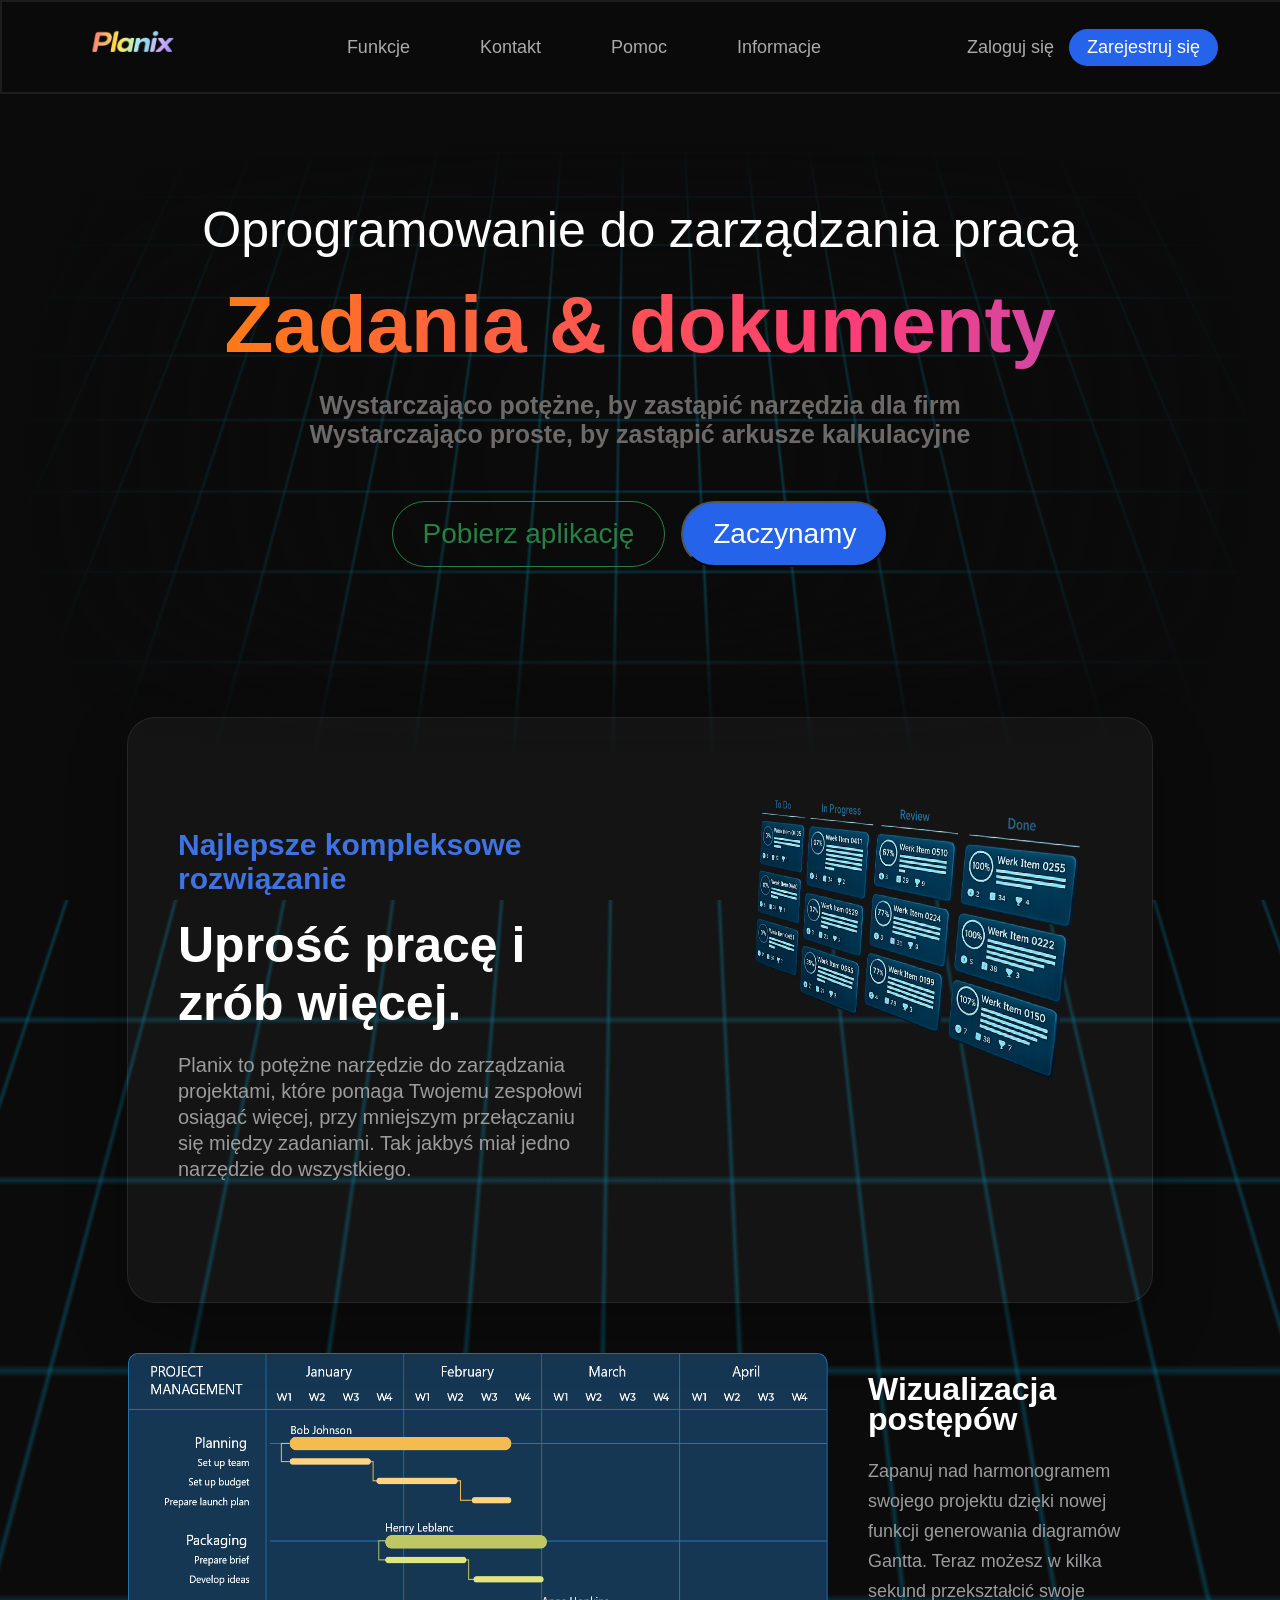
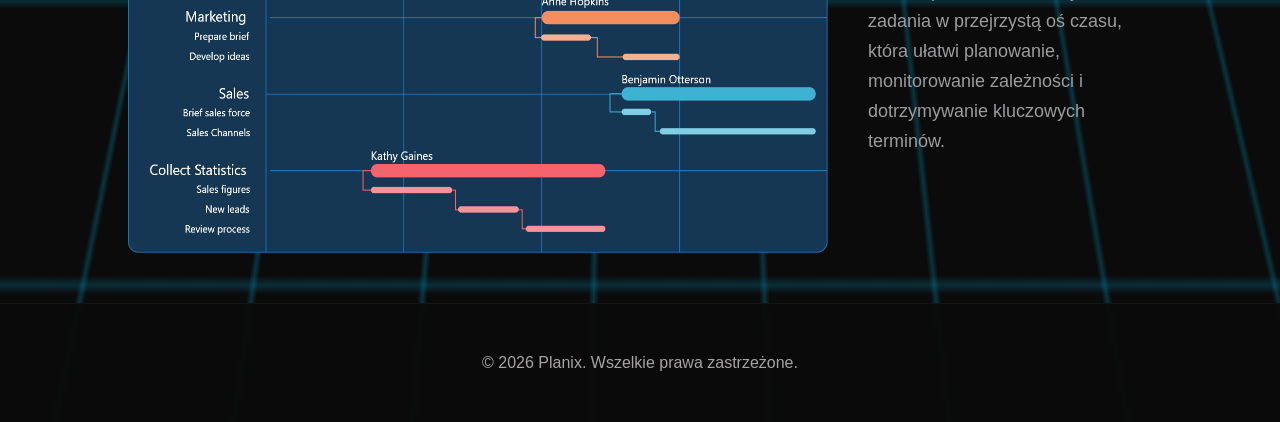
<file: frontend/pages/index.html>
<!doctype html>
<html lang="pl">
  <head>
    <meta charset="UTF-8" />
    <meta name="viewport" content="width=device-width, initial-scale=1.0" />
    <title>Task manager</title>
    <link rel="icon" type="image/png" href="../favicon.png" />
    <link rel="stylesheet" href="../styles/index.css" />
  </head>
  <body>
    <header>
      <div class="navbar">
        <div class="nav-left">
          <a href="index.html">
            <img
              class="navbar-logo-shape"
              src="../images/logo.png"
              alt="logo"
            />
          </a>
        </div>

        <div class="nav-center">
          <a class="navbar-link" href="features.html">Funkcje</a>
          <a class="navbar-link" href="contact.html">Kontakt</a>
          <a class="navbar-link" href="help.html">Pomoc</a>
          <a class="navbar-link" href="info.html">Informacje</a>
        </div>

        <div class="nav-right">
          <a class="login-btn" href="login.html">Zaloguj się</a>
          <a class="signup-btn" href="registration.html">Zarejestruj się</a>
          <div class="menu-toggle" id="menu-toggle">&#9776;</div>
        </div>
      </div>
    </header>

    <div class="mobile-menu" id="mobile-menu">
      <a class="navbar-link" href="features.html">Funkcje</a>
      <a class="navbar-link" href="contact.html">Kontakt</a>
      <a class="navbar-link" href="help.html">Pomoc</a>
      <a class="navbar-link" href="info.html">Informacje</a>
    </div>

    <div class="overlay" id="overlay"></div>

    <div class="content">
      <h1>
        <span class="header-text1">Oprogramowanie do zarządzania pracą</span>
        <span class="header-text2">Zadania &amp; dokumenty</span>
        <span class="header-text3">
          Wystarczająco potężne, by zastąpić narzędzia dla firm
        </span>
        <span class="header-text3">
          Wystarczająco proste, by zastąpić arkusze kalkulacyjne
        </span>
      </h1>

      <div class="content-buttons">
        <button class="download-btn">Pobierz aplikację</button>
        <button class="start-btn">Zaczynamy</button>
      </div>

      <div class="description">
        <div class="description-container">
          <span class="description-text1"
            >Najlepsze kompleksowe rozwiązanie</span
          >
          <span class="description-text2">Uprość pracę i zrób więcej.</span>
          <span class="description-text3">
            Planix to potężne narzędzie do zarządzania projektami, które pomaga
            Twojemu zespołowi osiągać więcej, przy mniejszym przełączaniu się
            między zadaniami. Tak jakbyś miał jedno narzędzie do wszystkiego.
          </span>
        </div>

        <img
          class="description-img"
          src="../images/virtualWindows.png"
          alt="Podgląd aplikacji Planix"
        />
      </div>
      <div class="other-description">
        <img class="diagram-img" src="../images/diagram.png" alt="Diagram" />
        <div class="diagram-description">
          <h1>Wizualizacja postępów</h1>
          <p>
            Zapanuj nad harmonogramem swojego projektu dzięki nowej funkcji
            generowania diagramów Gantta. Teraz możesz w kilka sekund
            przekształcić swoje zadania w przejrzystą oś czasu, która ułatwi
            planowanie, monitorowanie zależności i dotrzymywanie kluczowych
            terminów.
          </p>
        </div>
      </div>
    </div>

    <div class="bottom">© 2026 Planix. Wszelkie prawa zastrzeżone.</div>
    <script src="../scripts/pages/navigation.js"></script>
    <script src="../scripts/pages/backgroundFadeEffect.js"></script>
  </body>
</html>
</file>
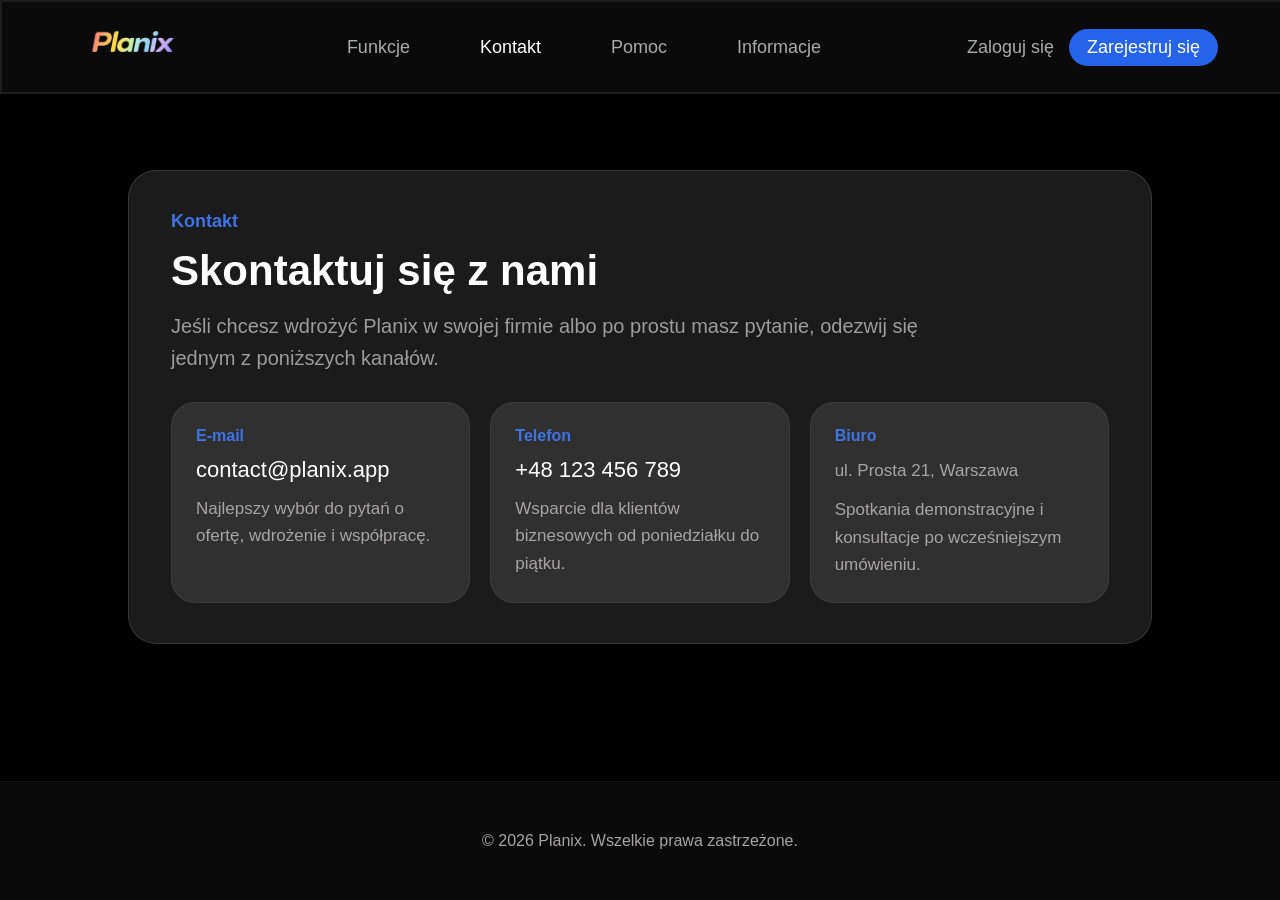
<file: frontend/pages/contact.html>
<!doctype html>
<html lang="pl">
  <head>
    <meta charset="UTF-8" />
    <meta name="viewport" content="width=device-width, initial-scale=1.0" />
    <title>Planix | Kontakt</title>
    <link rel="icon" type="image/png" href="../favicon.png" />
    <link rel="stylesheet" href="../styles/index.css" />
    <link rel="stylesheet" href="../styles/info.css" />
  </head>
  <body>
    <header>
      <div class="navbar">
        <div class="nav-left">
          <a href="index.html">
            <img
              class="navbar-logo-shape"
              src="../images/logo.png"
              alt="logo"
            />
          </a>
        </div>

        <div class="nav-center">
          <a class="navbar-link" href="features.html">Funkcje</a>
          <a class="navbar-link" href="contact.html">Kontakt</a>
          <a class="navbar-link" href="help.html">Pomoc</a>
          <a class="navbar-link" href="info.html">Informacje</a>
        </div>

        <div class="nav-right">
          <a class="login-btn" href="login.html">Zaloguj się</a>
          <a class="signup-btn" href="registration.html">Zarejestruj się</a>
          <div class="menu-toggle" id="menu-toggle">&#9776;</div>
        </div>
      </div>
    </header>

    <div class="mobile-menu" id="mobile-menu">
      <a class="navbar-link" href="features.html">Funkcje</a>
      <a class="navbar-link" href="contact.html">Kontakt</a>
      <a class="navbar-link" href="help.html">Pomoc</a>
      <a class="navbar-link" href="info.html">Informacje</a>
    </div>

    <div class="overlay" id="overlay"></div>

    <main class="content info-page-content">
      <section class="info-section info-page-panel">
        <div class="section-heading">
          <span class="section-eyebrow">Kontakt</span>
          <h1 class="section-title">Skontaktuj się z nami</h1>
          <p class="section-text">
            Jeśli chcesz wdrożyć Planix w swojej firmie albo po prostu masz
            pytanie, odezwij się jednym z poniższych kanałów.
          </p>
        </div>

        <div class="contact-grid">
          <article class="contact-card">
            <span class="contact-label">E-mail</span>
            <a href="mailto:contact@planix.app">contact@planix.app</a>
            <p>Najlepszy wybór do pytań o ofertę, wdrożenie i współpracę.</p>
          </article>
          <article class="contact-card">
            <span class="contact-label">Telefon</span>
            <a href="tel:+48123456789">+48 123 456 789</a>
            <p>Wsparcie dla klientów biznesowych od poniedziałku do piątku.</p>
          </article>
          <article class="contact-card">
            <span class="contact-label">Biuro</span>
            <p class="contact-main">ul. Prosta 21, Warszawa</p>
            <p>
              Spotkania demonstracyjne i konsultacje po wcześniejszym umówieniu.
            </p>
          </article>
        </div>
      </section>
    </main>

    <div class="bottom">© 2026 Planix. Wszelkie prawa zastrzeżone.</div>
    <script src="../scripts/pages/navigation.js"></script>
  </body>
</html>
</file>
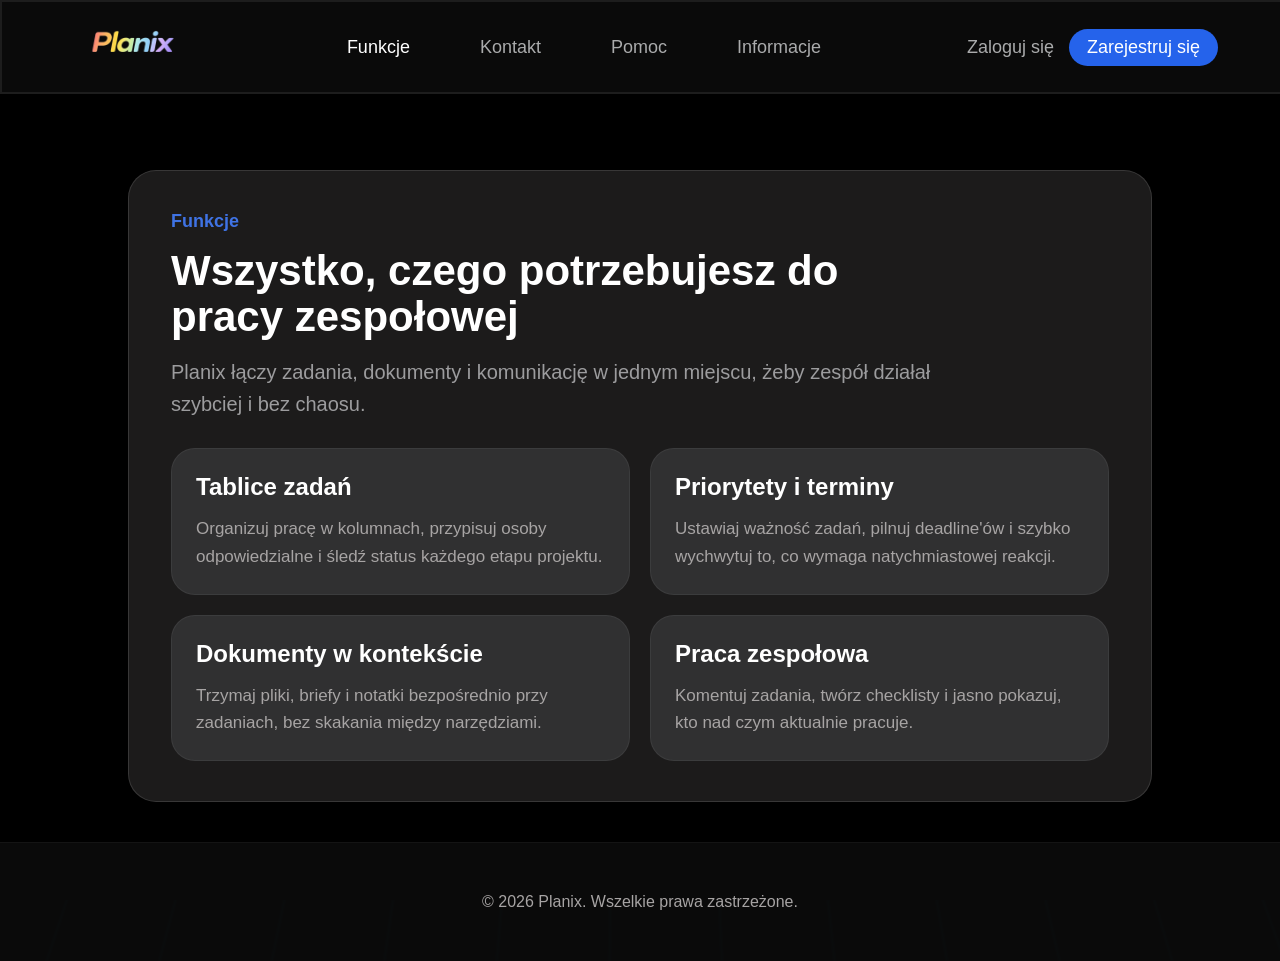
<file: frontend/pages/features.html>
<!doctype html>
<html lang="pl">
  <head>
    <meta charset="UTF-8" />
    <meta name="viewport" content="width=device-width, initial-scale=1.0" />
    <title>Planix | Funkcje</title>
    <link rel="icon" type="image/png" href="../favicon.png" />
    <link rel="stylesheet" href="../styles/index.css" />
    <link rel="stylesheet" href="../styles/info.css" />
  </head>
  <body>
    <header>
      <div class="navbar">
        <div class="nav-left">
          <a href="index.html">
            <img
              class="navbar-logo-shape"
              src="../images/logo.png"
              alt="logo"
            />
          </a>
        </div>

        <div class="nav-center">
          <a class="navbar-link" href="features.html">Funkcje</a>
          <a class="navbar-link" href="contact.html">Kontakt</a>
          <a class="navbar-link" href="help.html">Pomoc</a>
          <a class="navbar-link" href="info.html">Informacje</a>
        </div>

        <div class="nav-right">
          <a class="login-btn" href="login.html">Zaloguj się</a>
          <a class="signup-btn" href="registration.html">Zarejestruj się</a>
          <div class="menu-toggle" id="menu-toggle">&#9776;</div>
        </div>
      </div>
    </header>

    <div class="mobile-menu" id="mobile-menu">
      <a class="navbar-link" href="features.html">Funkcje</a>
      <a class="navbar-link" href="contact.html">Kontakt</a>
      <a class="navbar-link" href="help.html">Pomoc</a>
      <a class="navbar-link" href="info.html">Informacje</a>
    </div>

    <div class="overlay" id="overlay"></div>

    <main class="content info-page-content">
      <section class="info-section info-page-panel">
        <div class="section-heading">
          <span class="section-eyebrow">Funkcje</span>
          <h1 class="section-title">
            Wszystko, czego potrzebujesz do pracy zespołowej
          </h1>
          <p class="section-text">
            Planix łączy zadania, dokumenty i komunikację w jednym miejscu, żeby
            zespół działał szybciej i bez chaosu.
          </p>
        </div>

        <div class="feature-grid">
          <article class="feature-card">
            <h3>Tablice zadań</h3>
            <p>
              Organizuj pracę w kolumnach, przypisuj osoby odpowiedzialne i
              śledź status każdego etapu projektu.
            </p>
          </article>
          <article class="feature-card">
            <h3>Priorytety i terminy</h3>
            <p>
              Ustawiaj ważność zadań, pilnuj deadline'ów i szybko wychwytuj to,
              co wymaga natychmiastowej reakcji.
            </p>
          </article>
          <article class="feature-card">
            <h3>Dokumenty w kontekście</h3>
            <p>
              Trzymaj pliki, briefy i notatki bezpośrednio przy zadaniach, bez
              skakania między narzędziami.
            </p>
          </article>
          <article class="feature-card">
            <h3>Praca zespołowa</h3>
            <p>
              Komentuj zadania, twórz checklisty i jasno pokazuj, kto nad czym
              aktualnie pracuje.
            </p>
          </article>
        </div>
      </section>
    </main>

    <div class="bottom">© 2026 Planix. Wszelkie prawa zastrzeżone.</div>
    <script src="../scripts/pages/navigation.js"></script>
  </body>
</html>
</file>
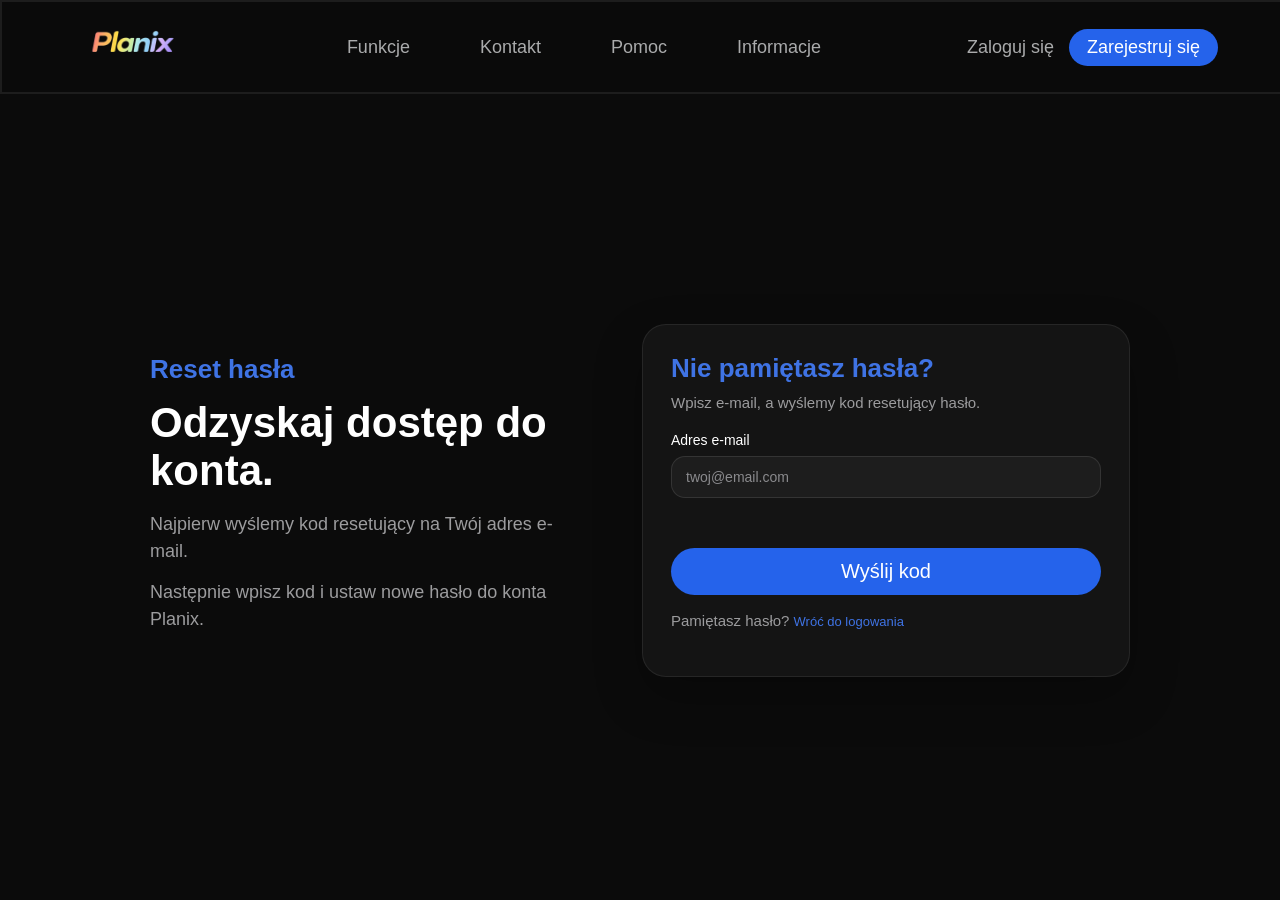
<file: frontend/pages/forgot-password.html>
<!doctype html>
<html lang="pl">
  <head>
    <meta charset="UTF-8" />
    <meta name="viewport" content="width=device-width, initial-scale=1.0" />
    <title>Planix | Reset hasła</title>
    <link rel="icon" type="image/png" href="../favicon.png" />
    <link rel="stylesheet" href="../styles/index.css" />
    <link rel="stylesheet" href="../styles/auth.css" />
  </head>
  <body class="auth-page">
    <header>
      <div class="navbar">
        <div class="nav-left">
          <a href="./index.html">
            <img class="navbar-logo-shape" src="../images/logo.png" alt="logo" />
          </a>
        </div>

        <div class="nav-center">
          <a class="navbar-link" href="./features.html">Funkcje</a>
          <a class="navbar-link" href="./contact.html">Kontakt</a>
          <a class="navbar-link" href="./help.html">Pomoc</a>
          <a class="navbar-link" href="./info.html">Informacje</a>
        </div>

        <div class="nav-right">
          <a class="login-btn" href="./login.html">Zaloguj się</a>
          <a class="signup-btn" href="./registration.html">Zarejestruj się</a>
        </div>
      </div>
    </header>

    <main class="content auth-content">
      <section class="auth-layout">
        <div class="description-container auth-info">
          <span class="description-text1">Reset hasła</span>
          <span class="description-text2">Odzyskaj dostęp do konta.</span>
          <span class="description-text3">
            Najpierw wyślemy kod resetujący na Twój adres e-mail.
          </span>
          <span class="description-text3">
            Następnie wpisz kod i ustaw nowe hasło do konta Planix.
          </span>
        </div>

        <section class="auth-box auth-box-reset" id="password-reset-request-box">
          <div class="auth-box-header">
            <span class="description-text1">Nie pamiętasz hasła?</span>
            <span class="auth-box-copy">
              Wpisz e-mail, a wyślemy kod resetujący hasło.
            </span>
          </div>

          <form class="auth-form" id="password-reset-request-form" action="#">
            <label class="auth-field" for="reset-email">
              <span>Adres e-mail</span>
              <input
                id="reset-email"
                name="email"
                type="email"
                placeholder="twoj@email.com"
                autocomplete="email"
                required
              />
            </label>

            <p class="auth-feedback" id="reset-request-feedback" aria-live="polite"></p>

            <button
              class="start-btn auth-submit"
              id="reset-request-submit"
              type="submit"
            >
              Wyślij kod
            </button>
          </form>

          <p class="auth-switch">
            Pamiętasz hasło?
            <a class="auth-link" href="./login.html">Wróć do logowania</a>
          </p>
        </section>

        <section
          class="auth-box auth-box-reset auth-step-hidden"
          id="password-reset-confirm-box"
        >
          <div class="auth-box-header">
            <span class="description-text1">Ustaw nowe hasło</span>
            <span class="auth-box-copy">
              Wpisz kod z wiadomości e-mail i nowe hasło.
            </span>
          </div>

          <form class="auth-form" id="password-reset-confirm-form" action="#">
            <label class="auth-field" for="reset-code">
              <span>Kod z wiadomości e-mail</span>
              <input
                id="reset-code"
                name="code"
                type="text"
                inputmode="numeric"
                placeholder="123456"
                autocomplete="one-time-code"
                required
              />
            </label>

            <label class="auth-field" for="reset-new-password">
              <span>Nowe hasło</span>
              <input
                id="reset-new-password"
                name="newPassword"
                type="password"
                placeholder="Utwórz nowe hasło"
                autocomplete="new-password"
                required
              />
            </label>

            <label class="auth-field" for="reset-new-password-confirm">
              <span>Powtórz nowe hasło</span>
              <input
                id="reset-new-password-confirm"
                name="newPasswordConfirm"
                type="password"
                placeholder="Powtórz nowe hasło"
                autocomplete="new-password"
                required
              />
            </label>

            <p class="auth-feedback" id="reset-confirm-feedback" aria-live="polite"></p>

            <button
              class="start-btn auth-submit"
              id="reset-confirm-submit"
              type="submit"
            >
              Zmień hasło
            </button>
          </form>

          <p class="auth-switch">
            Nie dostałeś kodu?
            <button class="auth-link auth-link-button" id="reset-back-button" type="button">
              Wpisz e-mail ponownie
            </button>
          </p>
        </section>
      </section>
    </main>

    <div class="bottom">© 2026 Planix. Wszelkie prawa zastrzeżone.</div>
    <script src="../scripts/auth/auth.js"></script>
  </body>
</html>
</file>
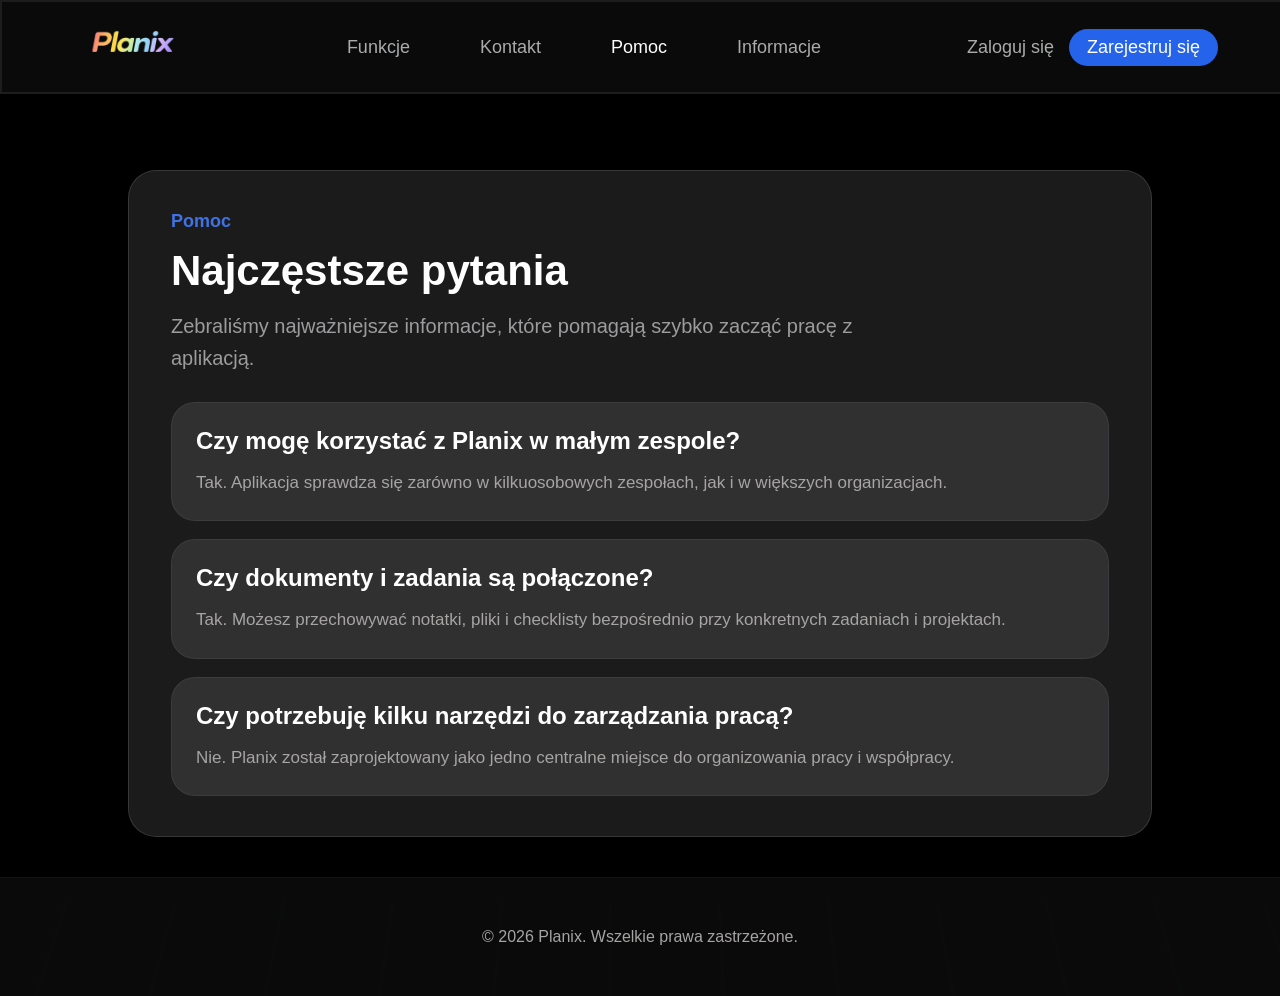
<file: frontend/pages/help.html>
<!doctype html>
<html lang="pl">
  <head>
    <meta charset="UTF-8" />
    <meta name="viewport" content="width=device-width, initial-scale=1.0" />
    <title>Planix | Pomoc</title>
    <link rel="icon" type="image/png" href="../favicon.png" />
    <link rel="stylesheet" href="../styles/index.css" />
    <link rel="stylesheet" href="../styles/info.css" />
  </head>
  <body>
    <header>
      <div class="navbar">
        <div class="nav-left">
          <a href="index.html">
            <img
              class="navbar-logo-shape"
              src="../images/logo.png"
              alt="logo"
            />
          </a>
        </div>

        <div class="nav-center">
          <a class="navbar-link" href="features.html">Funkcje</a>
          <a class="navbar-link" href="contact.html">Kontakt</a>
          <a class="navbar-link" href="help.html">Pomoc</a>
          <a class="navbar-link" href="info.html">Informacje</a>
        </div>

        <div class="nav-right">
          <a class="login-btn" href="login.html">Zaloguj się</a>
          <a class="signup-btn" href="registration.html">Zarejestruj się</a>
          <div class="menu-toggle" id="menu-toggle">&#9776;</div>
        </div>
      </div>
    </header>

    <div class="mobile-menu" id="mobile-menu">
      <a class="navbar-link" href="features.html">Funkcje</a>
      <a class="navbar-link" href="contact.html">Kontakt</a>
      <a class="navbar-link" href="help.html">Pomoc</a>
      <a class="navbar-link" href="info.html">Informacje</a>
    </div>

    <div class="overlay" id="overlay"></div>

    <main class="content info-page-content">
      <section class="info-section info-page-panel">
        <div class="section-heading">
          <span class="section-eyebrow">Pomoc</span>
          <h1 class="section-title">Najczęstsze pytania</h1>
          <p class="section-text">
            Zebraliśmy najważniejsze informacje, które pomagają szybko zacząć
            pracę z aplikacją.
          </p>
        </div>

        <div class="faq-list">
          <article class="faq-item">
            <h3>Czy mogę korzystać z Planix w małym zespole?</h3>
            <p>
              Tak. Aplikacja sprawdza się zarówno w kilkuosobowych zespołach,
              jak i w większych organizacjach.
            </p>
          </article>
          <article class="faq-item">
            <h3>Czy dokumenty i zadania są połączone?</h3>
            <p>
              Tak. Możesz przechowywać notatki, pliki i checklisty bezpośrednio
              przy konkretnych zadaniach i projektach.
            </p>
          </article>
          <article class="faq-item">
            <h3>Czy potrzebuję kilku narzędzi do zarządzania pracą?</h3>
            <p>
              Nie. Planix został zaprojektowany jako jedno centralne miejsce do
              organizowania pracy i współpracy.
            </p>
          </article>
        </div>
      </section>
    </main>

    <div class="bottom">© 2026 Planix. Wszelkie prawa zastrzeżone.</div>
    <script src="../scripts/pages/navigation.js"></script>
  </body>
</html>
</file>
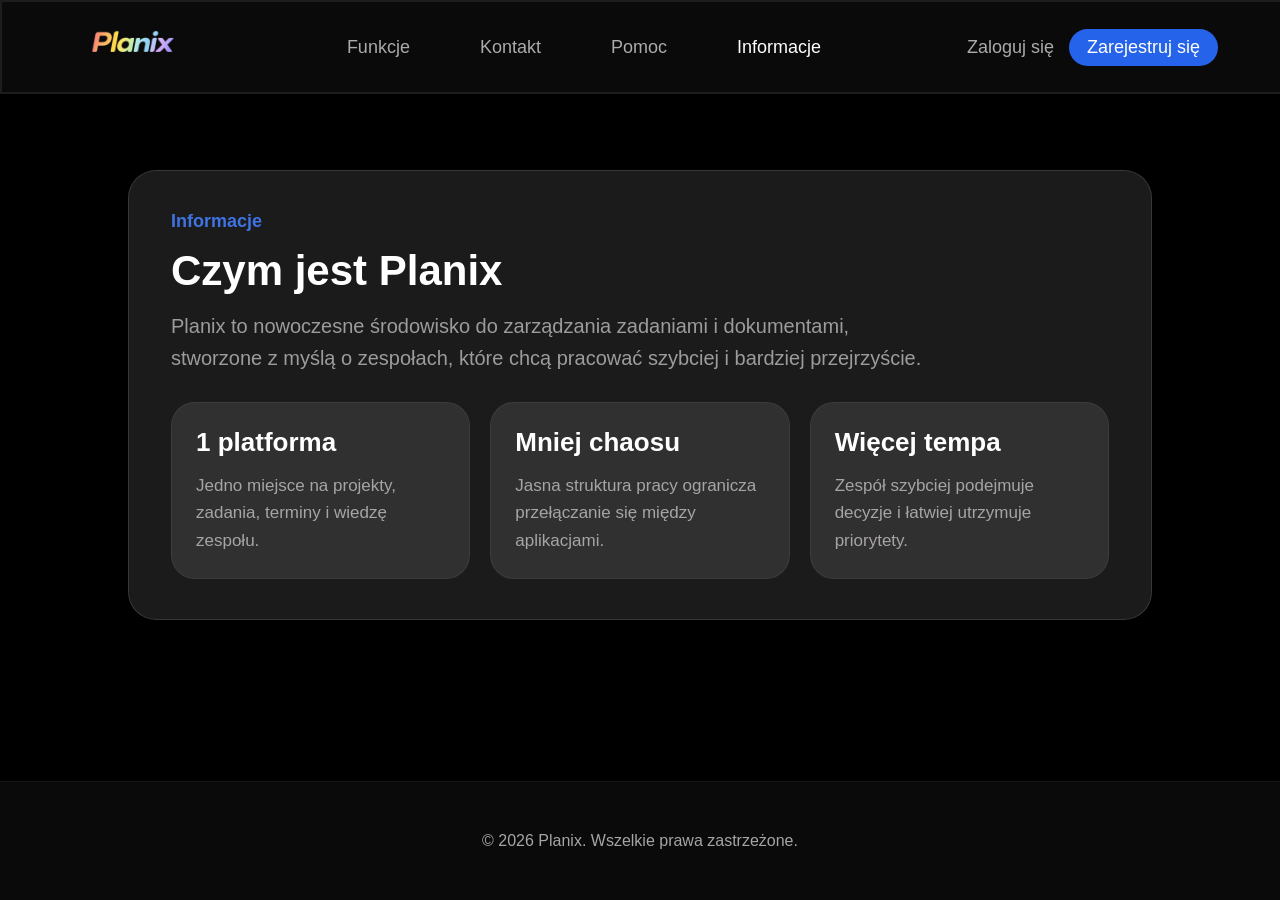
<file: frontend/pages/info.html>
<!doctype html>
<html lang="pl">
  <head>
    <meta charset="UTF-8" />
    <meta name="viewport" content="width=device-width, initial-scale=1.0" />
    <title>Planix | Informacje</title>
    <link rel="icon" type="image/png" href="../favicon.png" />
    <link rel="stylesheet" href="../styles/index.css" />
    <link rel="stylesheet" href="../styles/info.css" />
  </head>
  <body>
    <header>
      <div class="navbar">
        <div class="nav-left">
          <a href="index.html">
            <img
              class="navbar-logo-shape"
              src="../images/logo.png"
              alt="logo"
            />
          </a>
        </div>

        <div class="nav-center">
          <a class="navbar-link" href="features.html">Funkcje</a>
          <a class="navbar-link" href="contact.html">Kontakt</a>
          <a class="navbar-link" href="help.html">Pomoc</a>
          <a class="navbar-link" href="info.html">Informacje</a>
        </div>

        <div class="nav-right">
          <a class="login-btn" href="login.html">Zaloguj się</a>
          <a class="signup-btn" href="registration.html">Zarejestruj się</a>
          <div class="menu-toggle" id="menu-toggle">&#9776;</div>
        </div>
      </div>
    </header>

    <div class="mobile-menu" id="mobile-menu">
      <a class="navbar-link" href="features.html">Funkcje</a>
      <a class="navbar-link" href="contact.html">Kontakt</a>
      <a class="navbar-link" href="help.html">Pomoc</a>
      <a class="navbar-link" href="info.html">Informacje</a>
    </div>

    <div class="overlay" id="overlay"></div>

    <main class="content info-page-content">
      <section class="info-section info-page-panel">
        <div class="section-heading">
          <span class="section-eyebrow">Informacje</span>
          <h1 class="section-title">Czym jest Planix</h1>
          <p class="section-text">
            Planix to nowoczesne środowisko do zarządzania zadaniami i
            dokumentami, stworzone z myślą o zespołach, które chcą pracować
            szybciej i bardziej przejrzyście.
          </p>
        </div>

        <div class="about-grid">
          <article class="about-card">
            <strong>1 platforma</strong>
            <p>Jedno miejsce na projekty, zadania, terminy i wiedzę zespołu.</p>
          </article>
          <article class="about-card">
            <strong>Mniej chaosu</strong>
            <p>
              Jasna struktura pracy ogranicza przełączanie się między
              aplikacjami.
            </p>
          </article>
          <article class="about-card">
            <strong>Więcej tempa</strong>
            <p>
              Zespół szybciej podejmuje decyzje i łatwiej utrzymuje priorytety.
            </p>
          </article>
        </div>
      </section>
    </main>

    <div class="bottom">© 2026 Planix. Wszelkie prawa zastrzeżone.</div>
    <script src="../scripts/pages/navigation.js"></script>
  </body>
</html>
</file>
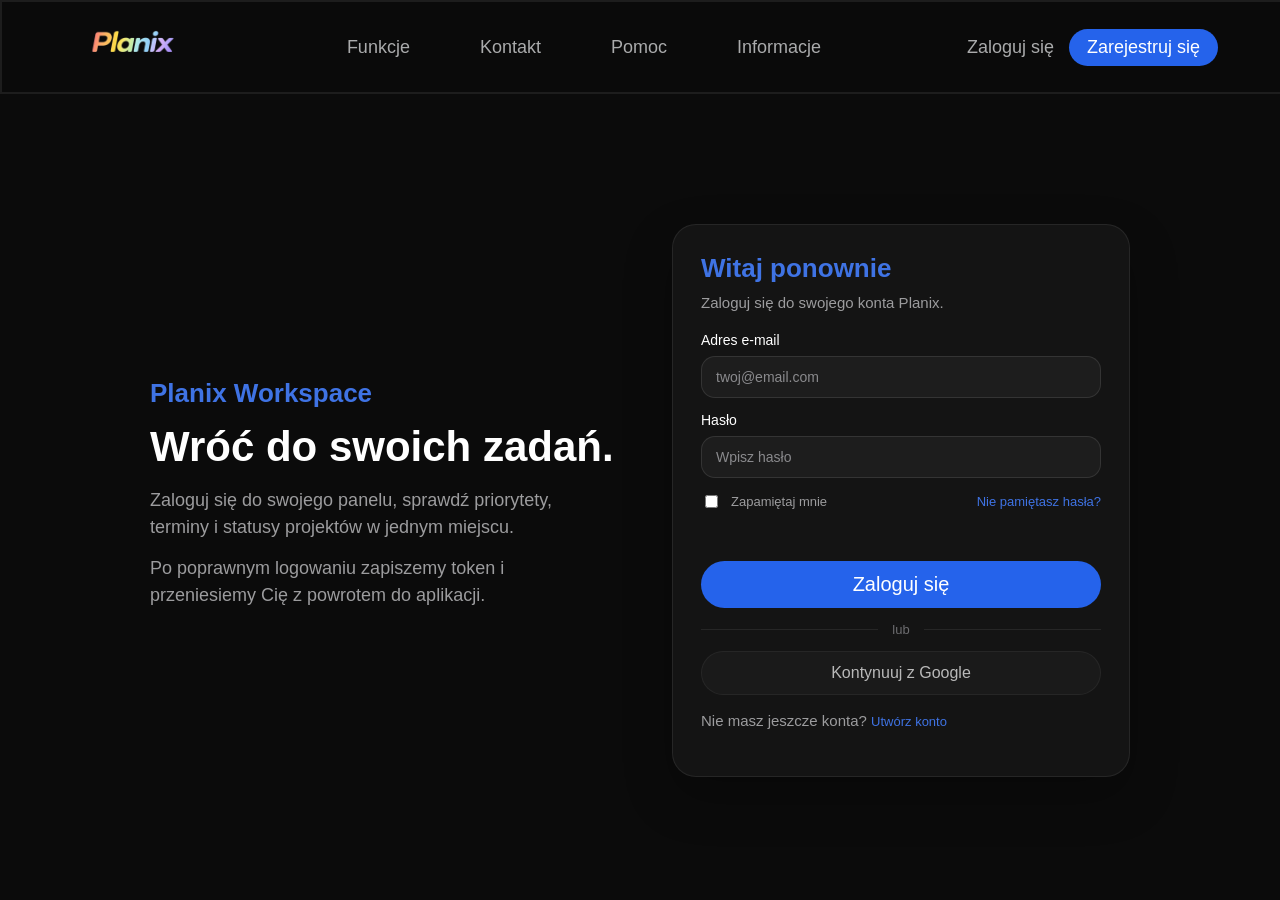
<file: frontend/pages/login.html>
<!DOCTYPE html>
<html lang="pl">
  <head>
    <meta charset="UTF-8" />
    <meta name="viewport" content="width=device-width, initial-scale=1.0" />
    <title>Planix | Logowanie</title>
    <link rel="icon" type="image/png" href="../favicon.png" />
    <link rel="stylesheet" href="../styles/index.css" />
    <link rel="stylesheet" href="../styles/auth.css" />
  </head>
  <body class="auth-page">
    <header>
      <div class="navbar">
        <div class="nav-left">
          <a href="./index.html">
            <img
              class="navbar-logo-shape"
              src="../images/logo.png"
              alt="logo"
            />
          </a>
        </div>

        <div class="nav-center">
          <a class="navbar-link" href="./features.html">Funkcje</a>
          <a class="navbar-link" href="./contact.html">Kontakt</a>
          <a class="navbar-link" href="./help.html">Pomoc</a>
          <a class="navbar-link" href="./info.html">Informacje</a>
        </div>

        <div class="nav-right">
          <a class="login-btn" href="./login.html">Zaloguj się</a>
          <a class="signup-btn" href="./registration.html">Zarejestruj się</a>
        </div>
      </div>
    </header>

    <main class="content auth-content">
      <section class="auth-layout">
        <div class="description-container auth-info">
          <span class="description-text1">Planix Workspace</span>
          <span class="description-text2">Wróć do swoich zadań.</span>
          <span class="description-text3">
            Zaloguj się do swojego panelu, sprawdź priorytety, terminy i statusy
            projektów w jednym miejscu.
          </span>
          <span class="description-text3">
            Po poprawnym logowaniu zapiszemy token i przeniesiemy Cię z powrotem
            do aplikacji.
          </span>
        </div>

        <section class="auth-box">
          <div class="auth-box-header">
            <span class="description-text1">Witaj ponownie</span>
            <span class="auth-box-copy"
              >Zaloguj się do swojego konta Planix.</span
            >
          </div>

          <form class="auth-form" id="login-form" action="#">
            <label class="auth-field" for="login-email">
              <span>Adres e-mail</span>
              <input
                id="login-email"
                name="email"
                type="email"
                placeholder="twoj@email.com"
                autocomplete="email"
                required
              />
            </label>

            <label class="auth-field" for="login-password">
              <span>Hasło</span>
              <input
                id="login-password"
                name="password"
                type="password"
                placeholder="Wpisz hasło"
                autocomplete="current-password"
                required
              />
            </label>

            <div class="auth-row">
              <label class="auth-check" for="remember-me">
                <input id="remember-me" name="rememberMe" type="checkbox" />
                <span>Zapamiętaj mnie</span>
              </label>
              <a class="auth-link" href="./forgot-password.html"
                >Nie pamiętasz hasła?</a
              >
            </div>

            <p class="auth-feedback" id="login-feedback" aria-live="polite"></p>

            <button
              class="start-btn auth-submit"
              id="login-submit"
              type="submit"
            >
              Zaloguj się
            </button>

            <div class="auth-divider">
              <span>lub</span>
            </div>

            <button class="auth-ghost-btn" type="button" disabled>
              Kontynuuj z Google
            </button>
          </form>

          <p class="auth-switch">
            Nie masz jeszcze konta?
            <a class="auth-link" href="./registration.html">Utwórz konto</a>
          </p>
        </section>
      </section>
    </main>

    <div class="bottom">© 2026 Planix. Wszelkie prawa zastrzeżone.</div>
    <script src="../scripts/auth/auth.js"></script>
  </body>
</html>
</file>
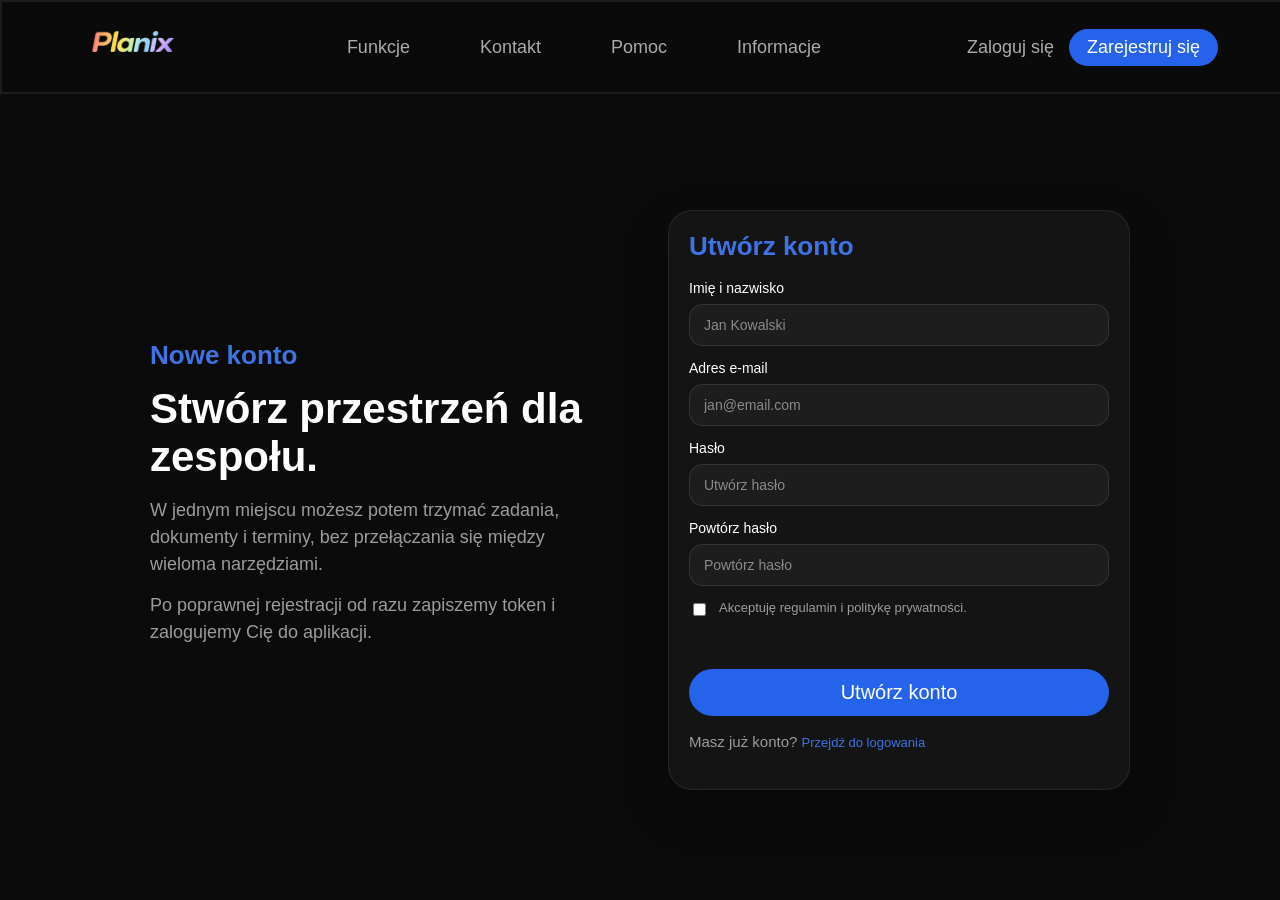
<file: frontend/pages/registration.html>
<!doctype html>
<html lang="pl">
  <head>
    <meta charset="UTF-8" />
    <meta name="viewport" content="width=device-width, initial-scale=1.0" />
    <title>Planix | Rejestracja</title>
    <link rel="icon" type="image/png" href="../favicon.png" />
    <link rel="stylesheet" href="../styles/index.css" />
    <link rel="stylesheet" href="../styles/auth.css" />
  </head>
  <body class="auth-page">
    <header>
      <div class="navbar">
        <div class="nav-left">
          <a href="./index.html">
            <img
              class="navbar-logo-shape"
              src="../images/logo.png"
              alt="logo"
            />
          </a>
        </div>

        <div class="nav-center">
          <a class="navbar-link" href="./features.html">Funkcje</a>
          <a class="navbar-link" href="./contact.html">Kontakt</a>
          <a class="navbar-link" href="./help.html">Pomoc</a>
          <a class="navbar-link" href="./info.html">Informacje</a>
        </div>

        <div class="nav-right">
          <a class="login-btn" href="./login.html">Zaloguj się</a>
          <a class="signup-btn" href="./registration.html">Zarejestruj się</a>
        </div>
      </div>
    </header>

    <main class="content auth-content">
      <section class="auth-layout">
        <div class="description-container auth-info">
          <span class="description-text1">Nowe konto</span>
          <span class="description-text2">Stwórz przestrzeń dla zespołu.</span>
          <span class="description-text3">
            W jednym miejscu możesz potem trzymać zadania, dokumenty i terminy,
            bez przełączania się między wieloma narzędziami.
          </span>
          <span class="description-text3">
            Po poprawnej rejestracji od razu zapiszemy token i zalogujemy Cię do
            aplikacji.
          </span>
        </div>

        <section class="auth-box auth-box-register">
          <div class="auth-box-header">
            <span class="description-text1">Utwórz konto</span>
          </div>

          <form class="auth-form" id="registration-form" action="#">
            <label class="auth-field" for="registration-name">
              <span>Imię i nazwisko</span>
              <input
                id="registration-name"
                name="userName"
                type="text"
                placeholder="Jan Kowalski"
                autocomplete="name"
                required
              />
            </label>

            <label class="auth-field" for="registration-email">
              <span>Adres e-mail</span>
              <input
                id="registration-email"
                name="email"
                type="email"
                placeholder="jan@email.com"
                autocomplete="email"
                required
              />
            </label>

            <label class="auth-field" for="registration-password">
              <span>Hasło</span>
              <input
                id="registration-password"
                name="password"
                type="password"
                placeholder="Utwórz hasło"
                autocomplete="new-password"
                required
              />
            </label>

            <label class="auth-field" for="registration-password-confirm">
              <span>Powtórz hasło</span>
              <input
                id="registration-password-confirm"
                name="passwordConfirm"
                type="password"
                placeholder="Powtórz hasło"
                autocomplete="new-password"
                required
              />
            </label>

            <label class="auth-check auth-check-wide" for="registration-terms">
              <input id="registration-terms" name="terms" type="checkbox" />
              <span>Akceptuję regulamin i politykę prywatności.</span>
            </label>

            <p
              class="auth-feedback"
              id="registration-feedback"
              aria-live="polite"
            ></p>

            <button
              class="start-btn auth-submit"
              id="registration-submit"
              type="submit"
            >
              Utwórz konto
            </button>
          </form>

          <p class="auth-switch">
            Masz już konto?
            <a class="auth-link" href="./login.html">Przejdź do logowania</a>
          </p>
        </section>
      </section>
    </main>

    <div class="bottom">© 2026 Planix. Wszelkie prawa zastrzeżone.</div>
    <script src="../scripts/auth/auth.js"></script>
  </body>
</html>
</file>
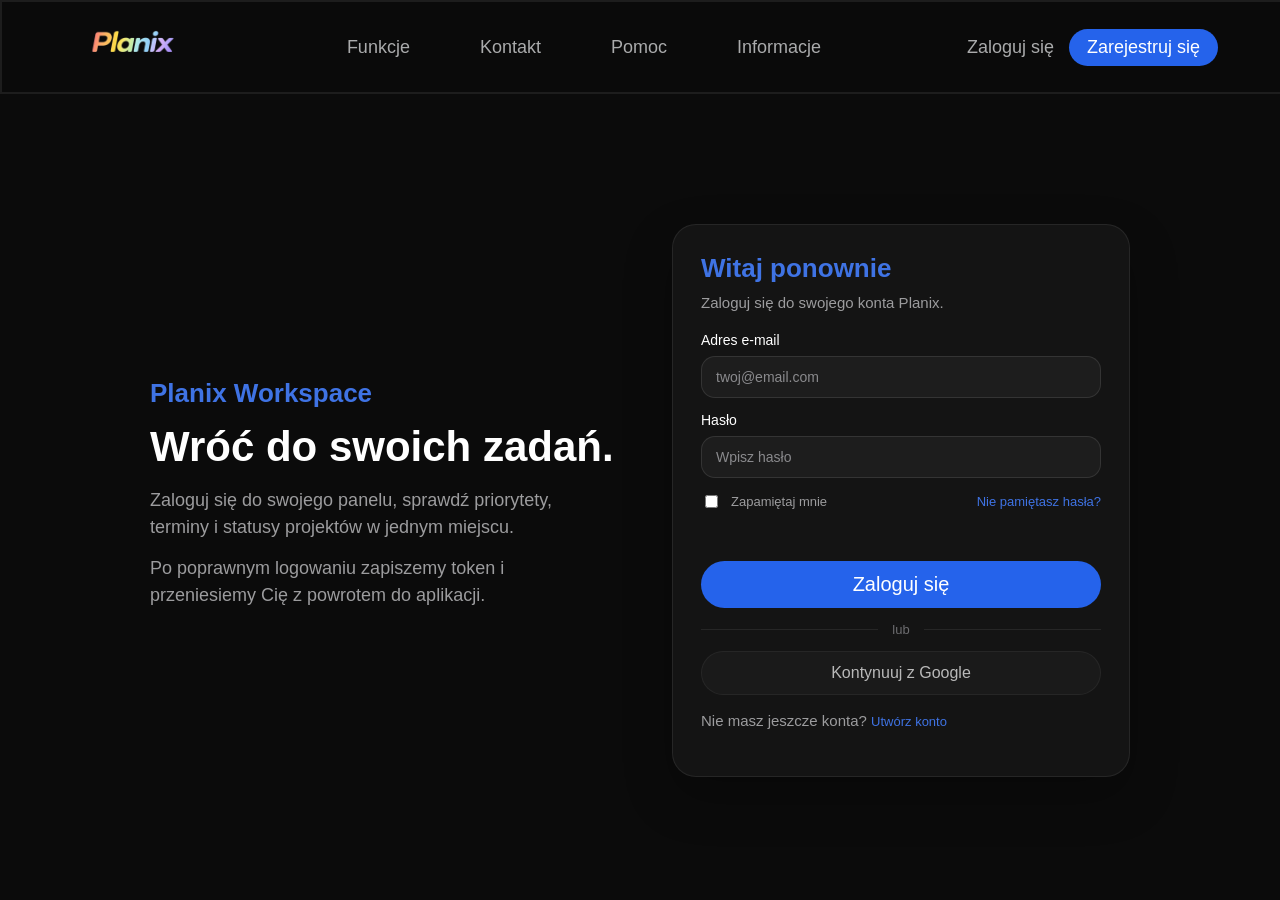
<file: frontend/pages/userPage.html>
<!doctype html>
<html lang="en">

<head>
  <meta charset="UTF-8" />
  <meta name="viewport" content="width=device-width, initial-scale=1.0" />
  <link rel="icon" type="image/png" href="../favicon.png" />
  <link rel="stylesheet" href="../styles/userPage.css" />
  <title>Task manager</title>
</head>

<body>
  <header>
    <div class="navbar">
      <div class="nav-left">
        <a href="">
          <img class="navbar-logo-shape" src="../images/logo.png" alt="logo" />
        </a>

        <img src="../images/profile-img.png" alt="profile picture" class="profile-picture" />

        <h1 id="user-name">Loading...</h1>
      </div>

      <div class="nav-center">
        <div class="search-input-div">
          <input class="search-input" type="search" placeholder="Szukaj zadan..." />
        </div>
      </div>

      <div class="nav-right">
        <div class="menu-toggle" id="menu-toggle">&#9776;</div>
      </div>
    </div>
  </header>

  <div class="mobile-menu" id="mobile-menu">
    <div id="menu-view">
      <a class="navbar-link mobile-menu-disabled" href="#">Profile</a>
      <a class="navbar-link" href="./userPage.html">Dashboard</a>
      <a href="#" class="navbar-link" id="notifications-btn">
        Notifications
      </a>
      <a class="navbar-link mobile-menu-disabled" href="#">Settings</a>

      <button class="navbar-link mobile-menu-button logout-btn" type="button">
        Log out
      </button>
    </div>

    <div id="notifications-view">
      <div class="notifications-header">
        <button id="back-to-menu" type="button">Back</button>
        <h3>Notifications</h3>
      </div>

      <div class="notifications-list" id="notifications-list"></div>
    </div>
  </div>

  <section class="workspace-bar">
    <div class="workspace-heading">
      <span class="workspace-label">Workspace</span>
      <select id="dashboard-select" aria-label="Wybierz workspace"></select>
    </div>

    <div class="workspace-actions">
      <button class="workspace-add-btn" id="rename-dashboard-btn" type="button">
        ✏️
      </button>
      <button class="workspace-add-btn" id="transfer-owner-btn" type="button">
        👑
      </button>

      <button class="workspace-add-btn" id="add-dashboard-btn" type="button" aria-label="Dodaj workspace"
        title="Dodaj workspace">
        +
      </button>
    </div>
  </section>

  <section class="category-bar">
    <div class="category-tabs" id="category-tabs"></div>
    <div class="category-actions">
      <label class="view-selector">
        <span>Widok</span>
        <select id="view-select">
          <option value="board">Kolumny</option>
          <option value="gantt">Diagram Ganta</option>
        </select>
      </label>
      <button class="export-csv-btn" id="export-csv-btn" type="button">
        Export CSV
      </button>
      <button class="add-panel-btn" id="add-category-btn" type="button">
        Dodaj kategorie
      </button>
    </div>
  </section>

  <div class="task-container"></div>

  <div id="dashboard-modal" class="modal">
    <div class="modal-content">
      <h3>Nowy workspace</h3>
      <input type="text" id="dashboard-name-input" placeholder="Nazwa workspace..." maxlength="255" />

      <div class="modal-actions">
        <button id="dashboard-cancel-btn" type="button">Anuluj</button>
        <button id="dashboard-save-btn" type="button">Utworz</button>
      </div>
    </div>
  </div>

  <div id="panel-modal" class="modal">
    <div class="modal-content">
      <h3>Nazwij nowa kategorie</h3>
      <input type="text" id="panel-name-input" placeholder="Wpisz nazwe..." />

      <div class="modal-actions">
        <button id="cancel-btn" type="button">Anuluj</button>
        <button id="save-btn" type="button">Dodaj</button>
      </div>
    </div>
  </div>

  <div id="task-modal" class="modal">
    <div class="modal-content">
      <h3 id="task-modal-title">Dodaj nowe zadanie</h3>

      <input type="text" id="task-name-input" placeholder="Wpisz nazwe..." />

      <textarea id="task-description-input" placeholder="Wpisz opis zadania..." rows="5"></textarea>

      <select id="task-priority-input">
        <option value="LOW">Low</option>
        <option value="MEDIUM" selected>Medium</option>
        <option value="HIGH">High</option>
      </select>

      <label for="task-start-date-input">Data rozpoczecia</label>
      <input type="date" id="task-start-date-input" />

      <label for="task-deadline-input">Termin zakonczenia</label>
      <input type="date" id="task-deadline-input" />

      <label for="task-category-input">Kategoria (opcjonalnie)</label>
      <select id="task-category-input"></select>

      <div class="modal-actions">
        <button id="task-cancel-btn" type="button">Anuluj</button>
        <button id="task-save-btn" type="button">Dodaj</button>
      </div>
    </div>
  </div>

  <div id="task-details-modal" class="modal">
    <div class="modal-content">
      <h3 id="task-details-title">Szczegoly zadania</h3>
      <div id="task-details-description" class="task-details-description"></div>

      <div class="modal-actions">
        <button id="task-details-close-btn" type="button">Zamknij</button>
      </div>
    </div>
  </div>
  <div id="transfer-ownership-modal" class="modal">
    <div class="modal-content">
      <h3>Transfer Ownership</h3>

      <select id="ownership-member-select"></select>

      <div class="modal-actions">
        <button id="ownership-cancel-btn" type="button">
          Cancel
        </button>

        <button id="ownership-save-btn" type="button">
          Transfer
        </button>
      </div>
    </div>
  </div>
  <div id="rename-dashboard-modal" class="modal">
    <div class="modal-content">
      <h3>Rename Dashboard</h3>

      <input type="text" id="rename-dashboard-input" placeholder="New dashboard name" />

      <div class="modal-actions">
        <button id="rename-dashboard-cancel-btn">
          Cancel
        </button>

        <button id="rename-dashboard-save-btn">
          Save
        </button>
      </div>
    </div>
  </div>
  <div class="overlay" id="overlay"></div>

  <script src="../scripts/api/apiClient.js"></script>
  <script src="../scripts/pages/navigation.js"></script>
  <script src="../scripts/userPage/userSession.js"></script>
  <script src="../scripts/userPage/addPanel.js"></script>
</body>

</html>
</file>
<file: frontend/styles/index.css>
html,
body {
  height: 100%;
}

body {
  margin: 0;
  background: #0b0b0b;
  color: white;
  font-family: "Inter", sans-serif;
  display: flex;
  min-height: 100vh;
  flex-direction: column;
}

body::before {
  content: "";
  position: fixed;
  inset: 0;
  z-index: -2;
  background-image:
    linear-gradient(rgba(0, 200, 255, 0.3) 0.3px, transparent 1.5px),
    linear-gradient(90deg, rgba(0, 200, 255, 0.3) 1.5px, transparent 1.5px);
  background-size: 35px 35px;

  transform: perspective(1200px) rotateX(55deg) scale(1.5) translateY(150px);
  transform-origin: center top;
  opacity: var(--grid-opacity, 0.7);
  transition: opacity 0.1s ease-out;
  animation: gridHue 10s linear infinite;
}

@keyframes gridHue {
  0% {
    filter: hue-rotate(0deg);
  }
  100% {
    filter: hue-rotate(360deg);
  }
}

body::after {
  content: "";
  position: fixed;
  inset: 0;
  z-index: -2;

  background:
    linear-gradient(to bottom, #0b0b0b 0%, #0b0b0b 140px, transparent 300px),
    linear-gradient(to top, #0b0b0b 0%, #0b0b0b 140px, transparent 300px),
    radial-gradient(circle at center, transparent 20%, #0b0b0b 80%);
}

@keyframes gridColor {
  0% {
    background-image:
      linear-gradient(rgba(255, 255, 255, 0.08) 1px, transparent 1px),
      linear-gradient(90deg, rgba(255, 255, 255, 0.08) 1px, transparent 1px);
  }

  50% {
    background-image:
      linear-gradient(rgba(0, 198, 255, 0.2) 1px, transparent 1px),
      linear-gradient(90deg, rgba(0, 198, 255, 0.2) 1px, transparent 1px);
  }

  100% {
    background-image:
      linear-gradient(rgba(255, 255, 255, 0.08) 1px, transparent 1px),
      linear-gradient(90deg, rgba(255, 255, 255, 0.08) 1px, transparent 1px);
  }
}

/*NAVBAR */

header {
  width: 100%;
  display: flex;
  justify-content: center;
  position: fixed;
  background: rgba(11, 11, 11, 0.95);
  border-bottom: 1px solid rgba(255, 255, 255, 0.04);
  z-index: 2;
  border: 2px solid rgba(255, 255, 255, 0.08);
  height: 90px;
}

.navbar {
  display: flex;
  align-items: center;
  justify-content: space-between;
  width: 90%;
  padding: 15px 0;
}

.navbar-logo-shape {
  height: 90px;
}

.nav-left {
  display: flex;
  align-items: center;
}

.nav-center {
  display: flex;
  gap: 30px;
  justify-content: center;
  flex: 1;
}

.navbar-link {
  color: rgb(170, 171, 172);
  font-size: 18px;
  text-decoration: none;
  font-weight: 500;
  padding: 8px 20px;
}

.navbar-link:hover {
  color: white;
}

.navbar-link.active {
  color: white;
}

.nav-right {
  display: flex;
  align-items: center;
  gap: 15px;
}

.login-btn {
  color: rgb(170, 171, 172);
  text-decoration: none;
  font-size: 18px;
  cursor: pointer;
}

.login-btn:hover {
  color: rgb(229, 232, 235);
}

.signup-btn {
  background: #2563eb;
  color: white;
  padding: 8px 18px;
  border-radius: 999px;
  text-decoration: none;
  font-size: 18px;
  cursor: pointer;
}

.signup-btn:hover {
  background: #5683e3;
}

/* hamburger*/
.menu-toggle {
  display: none;
  font-size: 28px;
  cursor: pointer;
}

.mobile-menu {
  position: fixed;
  top: 80px;
  right: 0;
  width: 250px;
  height: 100%;
  background: #0b0b0b;
  display: flex;
  flex-direction: column;
  gap: 20px;
  padding: 20px;
  transform: translateX(100%);
  transition: 0.3s ease;
  z-index: 999;
}

.mobile-menu {
  top: 80px;
  right: 0;
  width: 250px;
  height: 100%;
  background: #0b0b0b;
  display: flex;
  flex-direction: column;
  gap: 20px;
  padding: 20px;
  transform: translateX(100%);
  transition: 0.3s ease;
  z-index: 999;
  border-left: 1px solid rgba(255, 255, 255, 0.05);
}

.mobile-menu.active {
  transform: translateX(0);
}

.overlay {
  position: fixed;
  inset: 0;
  background: rgba(0, 0, 0, 0.6);
  opacity: 0;
  pointer-events: none;
  transition: 0.3s;
  z-index: 998;
}

.overlay.active {
  opacity: 1;
  pointer-events: all;
}

/*CONTENT*/

.content {
  display: flex;
  flex-direction: column;
  align-items: center;
  width: 100%;
  padding-top: 140px;
  flex: 1;
}

.content h1 {
  width: 80%;
  display: flex;
  flex-direction: column;
  align-items: center;
}

.header-text1 {
  font-family: "Franklin Gothic Medium", "Arial Narrow", Arial, sans-serif;
  font-weight: 100;
  font-size: 50px;
  padding: 40px 20px 20px 20px;
}

@keyframes gradientMove {
  0% {
    background-position: 0% 50%;
  }
  50% {
    background-position: 100% 50%;
  }
  100% {
    background-position: 0% 50%;
  }
}

.header-text2 {
  font-size: 80px;
  font-weight: 800;
  padding-bottom: 20px;

  background: linear-gradient(
    90deg,
    #ff7a18,
    #ff3d77,
    #7a5cff,
    #00c6ff,
    #00ffa3
  );

  background-size: 300% 300%;
  background-position: 0% 50%;

  -webkit-background-clip: text;
  -webkit-text-fill-color: transparent;

  animation: gradientMove 6s ease infinite;
}

.header-text3 {
  font-family: "Gill Sans", "Gill Sans MT", Calibri, "Trebuchet MS", sans-serif;
  width: 800px;
  font-size: 25px;
  text-align: center;
  color: rgb(108, 105, 105);
}

.content-buttons {
  display: flex;
  gap: 16px;
  padding-top: 30px;
  padding-bottom: 150px;
}

.start-btn {
  background: #2563eb;
  color: white;
  padding: 15px 30px;
  border-radius: 999px;
  font-size: 28px;
  cursor: pointer;
}

.start-btn:hover {
  background: #5683e5;
}

.download-btn {
  background: none;
  color: rgb(39, 128, 69);
  padding: 15px 30px;
  border-radius: 999px;
  font-size: 28px;
  border: solid rgb(39, 128, 69) 0.5px;
  cursor: pointer;
}

.download-btn:hover {
  border: solid rgb(68, 184, 107) 0.5px;
  color: rgb(68, 184, 107);
}

/*DESCRIPTION*/

.description {
  display: flex;
  gap: 40px;
  width: 80%;
  padding-top: 0px;
  padding-bottom: 120px;
  border: 1px solid rgba(255, 255, 255, 0.08);
  border-radius: 28px;
  background: rgba(255, 255, 255, 0.04);
  box-shadow: 0 24px 60px rgba(0, 0, 0, 0.28);
  position: relative;
  z-index: 1;
}

.description-img {
  height: 400px;
  width: 50%;
  transform: perspective(1000px) rotateX(-10deg) rotateY(-40deg);
  position: relative;
  z-index: -1;
}

.description-container {
  width: 50%;
  padding-top: 110px;
  display: flex;
  flex-direction: column;
}

.description-text1 {
  font-size: 30px;
  color: #3f73e4;
  padding-bottom: 20px;
  padding-left: 50px;
  font-weight: 600;
}

.description-text2 {
  font-size: 50px;
  font-weight: 800;
  padding-bottom: 20px;
  padding-left: 50px;
}

.description-text3 {
  font-size: 20px;
  color: #9c9c9e;
  line-height: 26px;
  padding-left: 50px;
}

.other-description {
  padding-top: 50px;
  padding-bottom: 50px;
  display: flex;
  justify-content: space-between;
  width: 80%;
}

.diagram-img {
  height: 500px;
  width: 700px;
}

.diagram-description {
  padding-left: 40px;
  line-height: 30px;
}

.diagram-description p {
  font-size: 18px;
  color: #9c9c9e;
}

/*FOOTER */

.bottom {
  padding: 50px;
  display: flex;
  justify-content: center;
  align-items: center;
  background: rgba(11, 11, 11, 0.95);
  border-top: 1px solid rgba(255, 255, 255, 0.04);
  color: #a7a4a4;
}

/* RESPONSIVE  */

/* TABLET */
@media (max-width: 1200px) {
  .nav-center {
    display: none;
  }
  .header-text1 {
    font-size: 30px;
  }

  .header-text2 {
    font-size: 48px;
  }

  .header-text3 {
    font-size: 16px;
    width: 90%;
  }

  .menu-toggle {
    display: block;
  }

  .menu-toggle {
    display: block;
    margin-left: auto;
  }

  .navbar {
    justify-content: space-between;
  }

  .start-btn,
  .download-btn {
    font-size: 18px;
    padding: 10px 20px;
  }

  .description {
    display: none;
  }

  .other-description {
    display: none;
  }

  .bottom {
    padding: 20px 14px;
    font-size: 14px;
  }
}

/* MOBILE */
@media (max-width: 768px) {
  .nav-center {
    display: none;
  }

  .menu-toggle {
    display: block;
  }

  .navbar-logo-shape {
    height: 60px;
  }

  .header-text1 {
    font-size: 20px;
  }

  .header-text2 {
    font-size: 30px;
  }

  .menu-toggle {
    display: block;
    margin-left: auto;
  }

  .navbar {
    justify-content: space-between;
  }

  .header-text3 {
    font-size: 14px;
  }

  .content-buttons {
    flex-direction: column;
    align-items: center;
  }

  .description {
    display: none;
  }

  .other-description {
    display: none;
  }
  .bottom {
    padding: 20px 14px;
    font-size: 14px;
  }
}
</file>
<file: frontend/styles/info.css>
html,
body {
  background: #000 !important;
  background-image: none !important;
}

.info-page-content {
  padding-bottom: 40px;
}

.info-page-content h1.section-title {
  width: auto;
  display: block;
}

.info-page-panel {
  width: 80%;
  margin-top: 30px;
  padding: 40px 42px;
  border: 1px solid rgba(255, 255, 255, 0.12);
  border-radius: 28px;
  background: rgba(97, 94, 94, 0.292);
  box-shadow: 0 24px 60px rgba(0, 0, 0, 0.28);
  box-sizing: border-box;
}

.section-heading {
  max-width: 760px;
  margin-bottom: 28px;
}

.section-eyebrow {
  display: inline-flex;
  margin-bottom: 16px;
  color: #3f73e4;
  font-size: 18px;
  font-weight: 600;
}

.section-title {
  margin: 0 0 16px;
  font-size: 42px;
  line-height: 1.1;
}

.section-text {
  margin: 0;
  color: #9c9c9e;
  font-size: 20px;
  line-height: 1.6;
}

.feature-grid,
.contact-grid,
.about-grid {
  display: grid;
  gap: 20px;
}

.feature-grid {
  grid-template-columns: repeat(2, minmax(0, 1fr));
}

.contact-grid,
.about-grid {
  grid-template-columns: repeat(3, minmax(0, 1fr));
}

.feature-card,
.contact-card,
.faq-item,
.about-card {
  border: 1px solid rgba(255, 255, 255, 0.06);
  border-radius: 24px;
  background: rgba(110, 113, 117, 0.247);
  padding: 24px;
}

.feature-card h3,
.faq-item h3 {
  margin: 0 0 14px;
  font-size: 24px;
}

.feature-card p,
.contact-card p,
.faq-item p,
.about-card p {
  margin: 0;
  color: #a7a4a4;
  font-size: 17px;
  line-height: 1.6;
}

.contact-grid {
  align-items: stretch;
}

.contact-card {
  display: flex;
  flex-direction: column;
  gap: 12px;
}

.contact-label {
  color: #3f73e4;
  font-size: 16px;
  font-weight: 600;
}

.contact-card a,
.contact-main {
  color: white;
  font-size: 22px;
  text-decoration: none;
}

.faq-list {
  display: grid;
  gap: 18px;
}

.about-card strong {
  display: block;
  margin-bottom: 14px;
  font-size: 26px;
}

@media (max-width: 1200px) {
  .info-page-panel {
    width: calc(100% - 48px);
    padding: 32px 24px;
  }

  .section-title {
    font-size: 32px;
  }

  .section-text {
    font-size: 17px;
  }

  .feature-grid,
  .contact-grid,
  .about-grid {
    grid-template-columns: 1fr;
  }
}

@media (max-width: 768px) {
  .info-page-panel {
    width: calc(100% - 28px);
    padding: 24px 18px;
  }

  .section-title {
    font-size: 26px;
  }

  .section-eyebrow {
    font-size: 16px;
  }

  .section-text,
  .feature-card p,
  .contact-card p,
  .faq-item p,
  .about-card p {
    font-size: 15px;
  }

  .feature-card h3,
  .faq-item h3,
  .about-card strong,
  .contact-card a,
  .contact-main {
    font-size: 20px;
  }
}
</file>
<file: frontend/styles/auth.css>
.auth-page::before,
.auth-page::after {
  display: none;
}

.auth-page .content {
  padding-top: 120px;
  padding-bottom: 20px;
  justify-content: center;
}

.auth-layout {
  width: min(980px, 88%);
  display: flex;
  align-items: center;
  justify-content: space-between;
  gap: 32px;
}

.auth-info {
  flex: 1;
  min-width: 0;
  padding-top: 0;
}

.auth-info .description-text1,
.auth-info .description-text2,
.auth-info .description-text3 {
  padding-left: 0;
}

.auth-info .description-text1 {
  font-size: 26px;
  padding-bottom: 14px;
}

.auth-info .description-text2 {
  font-size: 42px;
  padding-bottom: 16px;
}

.auth-info .description-text3 {
  max-width: 430px;
  margin-bottom: 14px;
  font-size: 18px;
  line-height: 1.5;
}

.auth-box {
  width: min(100%, 400px);
  padding: 28px;
  border: 1px solid rgba(255, 255, 255, 0.08);
  border-radius: 24px;
  background: rgba(255, 255, 255, 0.04);
  box-shadow: 0 20px 48px rgba(0, 0, 0, 0.25);
  position: relative;
  z-index: 1;
}

.auth-box-register {
  width: min(100%, 420px);
  padding: 20px 20px;
}

.auth-box-reset {
  width: min(100%, 430px);
}

.auth-step-hidden {
  display: none;
}

.auth-box-header {
  display: flex;
  flex-direction: column;
  gap: 8px;
  margin-bottom: 18px;
}

.auth-box .description-text1 {
  font-size: 26px;
  padding-left: 0;
  padding-bottom: 0;
}

.auth-box-copy,
.auth-switch {
  font-size: 15px;
  line-height: 1.5;
  color: #9c9c9e;
}

.auth-form {
  display: flex;
  flex-direction: column;
  gap: 14px;
}

.auth-field {
  display: flex;
  flex-direction: column;
  gap: 8px;
  font-size: 14px;
  color: #ffffff;
}

.auth-field input {
  padding: 12px 14px;
  border: 1px solid rgba(255, 255, 255, 0.1);
  border-radius: 14px;
  background: rgba(255, 255, 255, 0.04);
  color: #ffffff;
  font: inherit;
  outline: none;
}

.auth-field input::placeholder {
  color: #8a8a8d;
}

.auth-field input:focus {
  border-color: #3b82f6;
  box-shadow: 0 0 0 4px rgba(59, 130, 246, 0.12);
}

.auth-row,
.auth-check {
  display: flex;
  align-items: center;
  gap: 10px;
}

.auth-row {
  justify-content: space-between;
}

.auth-check {
  color: #9c9c9e;
  font-size: 13px;
}

.auth-check-wide {
  align-items: flex-start;
}

.auth-check input {
  accent-color: #3b82f6;
}

.auth-link {
  color: #3f73e4;
  text-decoration: none;
  font-size: 13px;
}

.auth-link:hover {
  color: #ffffff;
}

.auth-link-button {
  border: 0;
  background: none;
  padding: 0;
  cursor: pointer;
  font: inherit;
}

.auth-submit {
  width: 100%;
  border: 0;
  font-size: 20px;
  padding: 12px 18px;
}

.auth-submit:disabled,
.auth-ghost-btn:disabled {
  opacity: 0.7;
  cursor: not-allowed;
}

.auth-divider {
  display: flex;
  align-items: center;
  gap: 14px;
  color: #6d6d70;
  font-size: 13px;
}

.auth-divider::before,
.auth-divider::after {
  content: "";
  flex: 1;
  height: 1px;
  background: rgba(255, 255, 255, 0.08);
}

.auth-ghost-btn {
  width: 100%;
  padding: 12px 18px;
  border: 1px solid rgba(255, 255, 255, 0.08);
  border-radius: 999px;
  background: rgba(255, 255, 255, 0.04);
  color: #ffffff;
  font-size: 16px;
  cursor: pointer;
  transition: 0.2s;
}

.auth-ghost-btn:hover {
  background: rgba(255, 255, 255, 0.08);
}

.auth-feedback {
  min-height: 22px;
  margin: 0;
  font-size: 14px;
  line-height: 1.5;
}

.auth-feedback.is-error {
  color: #fca5a5;
}

.auth-feedback.is-success {
  color: #86efac;
}

.auth-feedback.is-loading {
  color: #93c5fd;
}

.auth-page .bottom {
  margin-top: 24px;
  padding: 24px;
}

@media (max-width: 1100px) {
  .auth-layout {
    width: min(440px, calc(100% - 32px));
  }

  .auth-info {
    display: none;
  }

  .auth-box,
  .auth-box-register {
    width: 100%;
  }
}

@media (max-width: 768px) {
  .auth-page .content {
    padding-top: 98px;
  }

  .auth-page .navbar {
    width: 94%;
  }

  .auth-box,
  .auth-box-register {
    padding: 20px 18px;
    border-radius: 20px;
  }

  .auth-box .description-text1 {
    font-size: 22px;
  }

  .auth-row {
    flex-direction: column;
    align-items: flex-start;
    gap: 8px;
  }

  .auth-page .bottom {
    margin-top: 16px;
    padding: 20px 14px;
    font-size: 14px;
  }
}

@media (max-width: 480px) {
  .auth-layout {
    width: min(calc(100% - 20px), 420px);
  }

  .auth-page .nav-right {
    gap: 10px;
  }

  .auth-page .login-btn,
  .auth-page .signup-btn {
    font-size: 15px;
  }

  .auth-page .signup-btn {
    padding: 7px 12px;
  }
}

.auth-page .bottom {
  display: none;
}
</file>
<file: frontend/styles/userPage.css>
html,
body {
  height: 100vh;
}

body {
  margin: 0;
  background: #030205;
  color: white;
  font-family: "Inter", sans-serif;
  display: flex;
  min-height: 100vh;
  flex-direction: column;
}

header {
  width: 100%;
  display: flex;
  justify-content: center;
  position: fixed;
  background: rgba(11, 11, 11, 0.95);
  border-bottom: 1px solid rgba(255, 255, 255, 0.04);
  z-index: 30;
  border: 2px solid rgba(58, 55, 55, 0.551);
  height: 12%;
}

.search-input-div {
  border: rgb(84, 83, 83) solid 0.5px;
  border-radius: 63px;
  display: flex;
  align-items: center;
  padding: 12px 28px;
  margin-right: 180px;
}

.search-input {
  background: none;
  border: none;
  width: 100%;
  outline: none;
  color: white;
  font-size: 20px;
}

.search-icon {
  user-select: none;
  margin: 0;
  font-size: 21px;
}

.search-input-div:focus-within {
  border-color: rgb(70, 60, 206);
  box-shadow: 0 0 5px rgba(255, 255, 255, 0.2);
  background-color: rgba(255, 255, 255, 0.05);
}

.clear-search:hover {
  border: white solid 0.5px;
  color: white;
}

.navbar {
  display: flex;
  align-items: center;
  justify-content: space-between;
  width: 90%;
  padding: 15px 0;
}

.navbar-logo-shape {
  height: 90px;
}

.nav-left {
  display: flex;
  align-items: center;
}

.nav-left h1 {
  margin-left: 20px;
  font-size: 24px;
  font-weight: 600;
}

.profile-picture {
  width: 40px;
  height: 40px;
  border-radius: 50%;
  margin-left: 20px;
}

.nav-center {
  display: flex;
  gap: 30px;
  justify-content: center;
  flex: 1;
}

.navbar-link {
  color: rgb(170, 171, 172);
  font-size: 18px;
  text-decoration: none;
  font-weight: 500;
  padding: 8px 20px;
  width: 100%;
  display: block;
  text-align: left;
}

.navbar-link:hover {
  color: white;
}

.nav-right {
  display: flex;
  align-items: center;
  gap: 15px;
}

.menu-toggle {
  display: block;
  font-size: 28px;
  cursor: pointer;
  margin-left: 15px;
  color: white;
}

.mobile-menu {
  position: fixed;
  top: 80px;
  right: 0;
  width: 250px;
  height: 100%;
  background: #0b0b0b;
  display: flex;
  flex-direction: column;
  padding: 20px;
  transform: translateX(100%);
  transition: 0.3s ease;
  z-index: 999;
  border-left: 1px solid rgba(255, 255, 255, 0.05);
}

.mobile-menu.active {
  transform: translateX(0);
}

#menu-view {
  display: flex;
  flex-direction: column;
  gap: 12px;
}

#menu-view .navbar-link {
  width: 100%;
  display: block;
  padding: 12px 10px;
  text-align: left;
  color: rgb(170, 171, 172);
  text-decoration: none;
  border-radius: 8px;
}

#menu-view .navbar-link:hover {
  color: white;
  background: rgba(255, 255, 255, 0.05);
}

.mobile-menu-button {
  border: none;
  background: none;
  text-align: left;
  cursor: pointer;
  width: 100%;
  padding: 12px 10px;
  color: rgb(170, 171, 172);
}

.mobile-menu-disabled {
  opacity: 0.55;
  cursor: not-allowed;
}

#notifications-view {
  display: none;
  flex-direction: column;
  gap: 15px;
  width: 100%;
}

.notifications-header {
  display: flex;
  align-items: center;
  gap: 10px;
}

.notifications-header button {
  background: none;
  border: none;
  color: white;
  font-size: 16px;
  cursor: pointer;
}

.notifications-list {
  display: flex;
  flex-direction: column;
  gap: 10px;
}

.notification-item {
  padding: 10px;
  background: rgba(255, 255, 255, 0.06);
  border-radius: 8px;
}

.workspace-bar {
  display: flex;
  align-items: center;
  gap: 10px;
  width: 98%;
  margin: 0 auto;
  padding-top: 125px;
}

.workspace-heading {
  display: flex;
  align-items: center;
  gap: 10px;
}

.workspace-label {
  color: rgb(138, 139, 142);
  font-size: 13px;
  font-weight: 600;
  text-transform: uppercase;
}

#dashboard-select {
  min-width: 210px;
  max-width: 360px;
  background: #111;
  border: 1px solid rgba(255, 255, 255, 0.12);
  border-radius: 8px;
  color: white;
  cursor: pointer;
  font-size: 15px;
  padding: 9px 34px 9px 12px;
}

.workspace-add-btn {
  width: 36px;
  height: 36px;
  background: rgba(255, 255, 255, 0.05);
  border: 1px solid rgba(255, 255, 255, 0.1);
  border-radius: 8px;
  color: white;
  cursor: pointer;
  font-size: 22px;
  line-height: 1;
}

.workspace-add-btn:hover {
  background: rgba(255, 255, 255, 0.1);
  border-color: rgba(255, 255, 255, 0.2);
}

.category-bar {
  display: flex;
  align-items: center;
  justify-content: space-between;
  gap: 16px;
  width: 98%;
  margin: 0 auto;
  padding-top: 12px;
}

.category-tabs {
  display: flex;
  align-items: center;
  gap: 10px;
  overflow-x: auto;
  overflow-y: visible;
  padding-bottom: 4px;
  flex: 1;
}

.category-actions {
  display: flex;
  align-items: center;
  gap: 12px;
  flex-shrink: 0;
}

.view-selector {
  display: flex;
  align-items: center;
  gap: 8px;
  color: rgb(170, 171, 172);
  font-size: 15px;
  white-space: nowrap;
}

.view-selector select {
  background: rgba(255, 255, 255, 0.04);
  border: 1px solid rgba(255, 255, 255, 0.1);
  border-radius: 8px;
  color: white;
  cursor: pointer;
  padding: 8px 12px;
}

.view-selector option {
  background: #111;
  color: white;
}

.category-tab-item {
  position: relative;
  flex-shrink: 0;
}

.category-tab-shell {
  display: flex;
  align-items: center;
  gap: 4px;
}

.category-tab {
  background: rgba(255, 255, 255, 0.04);
  border: 1px solid rgba(255, 255, 255, 0.08);
  border-radius: 18px;
  color: rgb(170, 171, 172);
  cursor: pointer;
  font-size: 15px;
  padding: 9px 16px;
  white-space: nowrap;
}

.category-tab:hover,
.category-tab.active {
  color: white;
  border-color: rgba(255, 255, 255, 0.22);
  background: rgba(255, 255, 255, 0.08);
}

.category-options-btn {
  background: rgba(255, 255, 255, 0.04);
  border: 1px solid rgba(255, 255, 255, 0.08);
  border-radius: 12px;
  color: rgb(112, 112, 112);
  cursor: pointer;
  width: 32px;
  height: 32px;
  display: flex;
  align-items: center;
  justify-content: center;
  font-size: 18px;
  line-height: 1;
  flex-shrink: 0;
}

.category-options-btn:hover {
  color: white;
  border-color: rgba(255, 255, 255, 0.22);
  background: rgba(255, 255, 255, 0.06);
}

.category-options-menu {
  position: fixed;
  min-width: 160px;
  z-index: 1001;
  background: #111;
  border: 1px solid #333;
  border-radius: 10px;
  padding: 8px;
  box-shadow: 0 18px 34px rgba(0, 0, 0, 0.45);
}

.category-options-menu button {
  display: block;
  width: 100%;
  background: none;
  border: none;
  color: white;
  cursor: pointer;
  padding: 8px;
  text-align: left;
}

.category-options-menu button:hover {
  background: rgba(255, 255, 255, 0.06);
}

.overlay {
  position: fixed;
  inset: 0;
  background: rgba(0, 0, 0, 0.6);
  opacity: 0;
  pointer-events: none;
  transition: 0.3s;
  z-index: 998;
}

.overlay.active {
  opacity: 1;
  pointer-events: all;
}

.task-container {
  display: flex;
  flex-direction: row;
  justify-content: flex-start;
  align-items: flex-start;
  height: 80vh;
  width: 98%;
  margin: 18px auto 0;
  overflow-x: auto;
  gap: 20px;
  padding-bottom: 20px;
}

.task-container.gantt-view {
  display: block;
}

.gantt-wrapper {
  display: flex;
  flex-direction: column;
  height: 100%;
  width: 100%;
  border: 1px solid rgba(255, 255, 255, 0.08);
  border-radius: 8px;
  background: #090909;
  overflow: hidden;
}

.gantt-toolbar {
  display: flex;
  align-items: center;
  justify-content: space-between;
  gap: 16px;
  padding: 14px 18px;
  background: #101010;
  border-bottom: 1px solid rgba(255, 255, 255, 0.08);
}

.gantt-toolbar-title {
  display: block;
  margin-bottom: 3px;
  color: white;
  font-size: 16px;
}

.gantt-summary {
  color: rgb(170, 171, 172);
  font-size: 14px;
  overflow-wrap: anywhere;
}

.gantt-legend {
  display: flex;
  align-items: center;
  gap: 18px;
  min-height: 34px;
  padding: 0 18px;
  color: rgb(150, 151, 154);
  background: #0d0d0d;
  border-bottom: 1px solid rgba(255, 255, 255, 0.07);
  font-size: 12px;
}

.gantt-legend span {
  display: flex;
  align-items: center;
  gap: 6px;
}

.legend-dot {
  width: 8px;
  height: 8px;
  border-radius: 50%;
  background: #6f86ff;
}

.legend-dot.priority-high {
  background: #ef646b;
}

.legend-dot.priority-medium {
  background: #6f86ff;
}

.legend-dot.priority-low {
  background: #42b883;
}

.legend-dot.is-overdue {
  background: #ffb84d;
}

.gantt-controls {
  display: flex;
  align-items: center;
  gap: 8px;
  flex-shrink: 0;
}

.gantt-controls span {
  color: white;
  min-width: 64px;
  text-align: center;
}

.gantt-controls button,
.gantt-row-actions button {
  background: rgba(255, 255, 255, 0.05);
  border: 1px solid rgba(255, 255, 255, 0.08);
  border-radius: 8px;
  color: white;
  cursor: pointer;
  padding: 7px 10px;
}

.gantt-controls button:hover,
.gantt-row-actions button:hover {
  background: rgba(255, 255, 255, 0.1);
}

.gantt-scroll {
  flex: 1;
  overflow: auto;
}

.empty-state {
  color: rgb(170, 171, 172);
  padding: 28px;
  text-align: center;
}

.gantt-header,
.gantt-row,
.gantt-calendar-header,
.gantt-section-label {
  display: grid;
  grid-template-columns: 280px var(--gantt-timeline-width) 150px;
  min-width: calc(430px + var(--gantt-timeline-width));
}

.gantt-header,
.gantt-calendar-header {
  position: sticky;
  top: 0;
  z-index: 5;
  background: #111;
  color: rgb(170, 171, 172);
  font-size: 13px;
  font-weight: 600;
  text-transform: uppercase;
}

.gantt-calendar-header {
  min-height: 72px;
}

.gantt-header-cell {
  background: #111;
}

.gantt-header-cell {
  display: flex;
  flex-direction: column;
  justify-content: center;
  gap: 4px;
}

.gantt-header-cell small {
  color: rgb(110, 111, 114);
  font-size: 11px;
  font-weight: 400;
  text-transform: none;
}

.gantt-sticky-cell {
  position: sticky;
  left: 0;
  z-index: 4;
  background: #111;
}

.gantt-row .gantt-sticky-cell {
  background: #0d0d0d;
}

.gantt-actions-cell {
  position: sticky;
  right: 0;
  z-index: 4;
  background: #111;
}

.gantt-row .gantt-actions-cell {
  background: #0d0d0d;
}

.gantt-header > div,
.gantt-row > div,
.gantt-calendar-header > div,
.gantt-section-label > span {
  border-bottom: 1px solid rgba(255, 255, 255, 0.08);
  padding: 14px 16px;
}

.gantt-row:last-child > div {
  border-bottom: none;
}

.gantt-task-info {
  display: flex;
  flex-direction: column;
  gap: 6px;
}

.gantt-task-title {
  color: white;
  overflow-wrap: anywhere;
}

.gantt-task-meta {
  display: flex;
  flex-direction: column;
  gap: 3px;
  color: rgb(170, 171, 172);
  font-size: 13px;
}

.gantt-task-meta b {
  color: rgb(116, 117, 120);
  font-size: 11px;
  font-weight: 500;
}

.gantt-timeline,
.gantt-scale {
  position: relative;
  background-image: linear-gradient(
    to right,
    rgba(255, 255, 255, 0.08) 1px,
    transparent 1px
  );
  background-size: var(--gantt-day-width) 100%;
}

.gantt-calendar-scale {
  position: relative;
  padding: 0 !important;
  background-image: linear-gradient(
    to right,
    rgba(255, 255, 255, 0.055) 1px,
    transparent 1px
  );
  background-size: var(--gantt-day-width) 100%;
}

.gantt-month-row,
.gantt-day-row {
  position: relative;
  height: 36px;
}

.gantt-month-row {
  border-bottom: 1px solid rgba(255, 255, 255, 0.08);
}

.gantt-month-row span,
.gantt-day-row span {
  position: absolute;
  top: 0;
  bottom: 0;
  display: flex;
  align-items: center;
  box-sizing: border-box;
  padding: 0 10px;
  overflow: hidden;
  white-space: nowrap;
}

.gantt-month-row span {
  color: rgb(205, 206, 208);
  border-right: 1px solid rgba(255, 255, 255, 0.1);
  font-size: 12px;
  text-transform: capitalize;
}

.gantt-day-row span {
  color: rgb(125, 126, 129);
  border-right: 1px solid rgba(255, 255, 255, 0.06);
  font-size: 11px;
}

.gantt-day-row span.is-weekend {
  background: rgba(255, 255, 255, 0.025);
}

.gantt-timeline {
  min-height: 48px;
  padding: 10px 16px !important;
}

.gantt-scale {
  min-height: 38px;
  color: rgb(170, 171, 172);
  font-size: 12px;
}

.gantt-scale span {
  position: absolute;
  top: 12px;
  width: 92px;
  overflow: hidden;
  text-overflow: ellipsis;
  white-space: nowrap;
}

.gantt-bar {
  position: absolute;
  top: 12px;
  display: flex;
  align-items: center;
  justify-content: space-between;
  gap: 8px;
  box-sizing: border-box;
  padding: 0 9px;
  min-width: 18px;
  height: 28px;
  border: 0;
  border-radius: 5px;
  color: white;
  cursor: grab;
  touch-action: none;
  background: #6f86ff;
  box-shadow: none;
  overflow: hidden;
}

.gantt-bar.is-dragging {
  z-index: 3;
  cursor: grabbing;
  filter: brightness(1.12);
  box-shadow: 0 8px 20px rgba(0, 0, 0, 0.34);
}

.gantt-resize-handle {
  position: absolute;
  top: 3px;
  bottom: 3px;
  width: 6px;
  border-radius: 3px;
  cursor: ew-resize;
}

.gantt-resize-handle::after {
  content: "";
  position: absolute;
  top: 6px;
  bottom: 6px;
  left: 2px;
  width: 2px;
  border-radius: 2px;
  background: rgba(255, 255, 255, 0.52);
  opacity: 0;
  transition: opacity 0.15s ease;
}

.gantt-bar:hover .gantt-resize-handle::after,
.gantt-bar.is-dragging .gantt-resize-handle::after {
  opacity: 1;
}

.gantt-resize-handle.is-start {
  left: 2px;
}

.gantt-resize-handle.is-end {
  right: 2px;
}

.gantt-bar.priority-high {
  background: #d95c63;
}

.gantt-bar.priority-medium {
  background: #657cf0;
}

.gantt-bar.priority-low {
  background: #369f73;
}

.gantt-bar span {
  overflow: hidden;
  font-size: 12px;
  font-weight: 600;
  text-overflow: ellipsis;
  white-space: nowrap;
}

.gantt-bar small {
  flex-shrink: 0;
  color: rgba(255, 255, 255, 0.76);
  font-size: 10px;
}

.gantt-bar.is-overdue {
  box-shadow: inset 0 0 0 2px #f0a13a;
}

.gantt-bar.is-complete {
  opacity: 0.58;
  text-decoration: line-through;
}

.gantt-task-row.is-overdue .gantt-task-title {
  color: #ffc46b;
}

.gantt-task-row.is-complete .gantt-task-title {
  color: rgb(130, 177, 150);
  text-decoration: line-through;
}

.gantt-today-line {
  position: absolute;
  top: 0;
  bottom: 0;
  width: 2px;
  background: rgba(255, 255, 255, 0.42);
  pointer-events: none;
  z-index: 1;
}

.gantt-row-actions {
  display: flex;
  gap: 8px;
  justify-content: flex-end;
  flex-wrap: wrap;
}

.gantt-row-actions button {
  padding: 6px 8px;
  font-size: 12px;
}

.gantt-section-label {
  color: rgb(125, 126, 129);
  background: #0c0c0c;
  font-size: 11px;
  font-weight: 600;
  text-transform: uppercase;
}

.gantt-section-label .gantt-sticky-cell {
  background: #0c0c0c;
}

.gantt-unscheduled-track {
  display: flex;
  align-items: center;
  min-height: 48px;
}

.gantt-unscheduled-track button {
  background: transparent;
  border: 1px dashed rgba(255, 255, 255, 0.16);
  border-radius: 5px;
  color: rgb(137, 138, 141);
  cursor: pointer;
  padding: 7px 12px;
}

.gantt-unscheduled-track button:hover {
  border-color: rgba(255, 255, 255, 0.3);
  color: white;
}

/* Microsoft Project inspired split table and timeline. */
.gantt-view .gantt-wrapper {
  border-color: #aeb4b9;
  background: #fff;
  color: #252525;
}

.gantt-view .gantt-toolbar {
  min-height: 58px;
  padding: 8px 14px;
  border-bottom: 1px solid #b9bec2;
  background: #f4f5f6;
}

.gantt-toolbar-heading {
  display: flex;
  flex-direction: column;
  gap: 2px;
}

.gantt-view .gantt-toolbar-title {
  color: #1f1f1f;
  font-size: 15px;
  font-weight: 600;
}

.gantt-view .gantt-summary {
  color: #60666b;
  font-size: 12px;
}

.gantt-view .gantt-controls {
  padding-left: 14px;
  border-left: 1px solid #c8cccf;
}

.gantt-view .gantt-control-label {
  min-width: auto;
  color: #555b60;
  font-size: 11px;
  text-transform: uppercase;
}

.gantt-view .gantt-controls > span:not(.gantt-control-label) {
  color: #252525;
  font-size: 12px;
}

.gantt-view .gantt-controls button {
  padding: 6px 10px;
  border-color: #b8bdc1;
  border-radius: 2px;
  background: #fff;
  color: #242424;
}

.gantt-view .gantt-controls button:hover {
  border-color: #7f898f;
  background: #e8eaec;
}

.gantt-view .gantt-legend {
  min-height: 30px;
  border-bottom-color: #c3c7ca;
  background: #e9ebed;
  color: #4f5559;
}

.gantt-view .gantt-scroll {
  background: #fff;
}

.gantt-view .gantt-header,
.gantt-view .gantt-row,
.gantt-view .gantt-calendar-header,
.gantt-view .gantt-section-label {
  grid-template-columns: 650px var(--gantt-timeline-width);
  min-width: calc(650px + var(--gantt-timeline-width));
}

.gantt-view .gantt-calendar-header {
  min-height: 58px;
  background: #f1f2f3;
  color: #31363a;
  text-transform: none;
}

.gantt-view .gantt-sticky-cell {
  width: 650px;
  box-sizing: border-box;
  border-right: 3px solid #8e959a !important;
  background: #f7f7f7;
}

.gantt-view .gantt-row .gantt-sticky-cell {
  background: #fff;
}

.gantt-view .gantt-row:nth-child(odd) .gantt-sticky-cell,
.gantt-view .gantt-row:nth-child(odd) .gantt-timeline {
  background-color: #fafafa;
}

.gantt-view .gantt-calendar-header > div,
.gantt-view .gantt-row > div,
.gantt-view .gantt-section-label > span {
  padding: 0;
  border-bottom: 1px solid #d3d6d8;
}

.gantt-task-grid {
  display: grid;
  grid-template-columns: 42px minmax(190px, 1fr) 72px 92px 92px 90px 72px;
  align-items: stretch;
  min-height: 42px;
}

.gantt-task-grid > span,
.gantt-task-grid > button {
  display: flex;
  align-items: center;
  min-width: 0;
  padding: 0 8px;
  border: 0;
  border-right: 1px solid #d3d6d8;
  background: transparent;
  color: #292d30;
  font: inherit;
  font-size: 12px;
  overflow: hidden;
  text-overflow: ellipsis;
  white-space: nowrap;
}

.gantt-task-grid-header {
  min-height: 58px;
  background: #e7e9eb !important;
}

.gantt-task-grid-header > span {
  justify-content: center;
  color: #34393d;
  font-size: 11px;
  font-weight: 600;
}

.gantt-id-cell {
  justify-content: center;
  color: #686e73 !important;
}

.gantt-name-cell {
  cursor: pointer;
  font-weight: 500 !important;
  text-align: left;
}

.gantt-name-cell:hover {
  background: #e5f0e9 !important;
  color: #185c37 !important;
}

.gantt-status-cell {
  color: #50565a !important;
}

.gantt-priority-cell {
  justify-content: center;
  font-size: 10px !important;
  font-weight: 700 !important;
}

.gantt-priority-cell.priority-high {
  color: #a4262c !important;
}

.gantt-priority-cell.priority-medium {
  color: #1f5fae !important;
}

.gantt-priority-cell.priority-low {
  color: #237a4b !important;
}

.gantt-view .gantt-calendar-scale {
  background-color: #f5f5f5;
  background-image: linear-gradient(
    to right,
    rgba(80, 87, 92, 0.16) 1px,
    transparent 1px
  );
}

.gantt-view .gantt-month-row,
.gantt-view .gantt-day-row {
  height: 29px;
}

.gantt-view .gantt-month-row {
  border-bottom-color: #c9cdd0;
}

.gantt-view .gantt-month-row span {
  color: #33383c;
  border-right-color: #adb3b7;
  font-size: 11px;
  font-weight: 600;
}

.gantt-view .gantt-day-row span {
  justify-content: center;
  padding: 0 4px;
  color: #5b6165;
  border-right-color: #d2d5d7;
  font-size: 10px;
}

.gantt-view .gantt-day-row span.is-weekend {
  background: #e9eaeb;
}

.gantt-view .gantt-timeline {
  min-height: 42px;
  padding: 0 !important;
  background-color: #fff;
  background-image: linear-gradient(
    to right,
    rgba(80, 87, 92, 0.14) 1px,
    transparent 1px
  );
}

.gantt-view .gantt-bar {
  top: 8px;
  height: 25px;
  border-radius: 1px;
  box-shadow: 0 1px 1px rgba(0, 0, 0, 0.18);
}

.gantt-view .gantt-bar.priority-high {
  background: #d7676d;
}

.gantt-view .gantt-bar.priority-medium {
  background: #5b9bd5;
}

.gantt-view .gantt-bar.priority-low {
  background: #70ad8b;
}

.gantt-view .gantt-bar.is-overdue {
  box-shadow: inset 0 0 0 2px #c43c43;
}

.gantt-view .gantt-today-line {
  width: 1px;
  background: #107c41;
  z-index: 2;
}

.gantt-view .gantt-section-label {
  background: #e2e5e7;
  color: #42484c;
}

.gantt-view .gantt-section-label .gantt-sticky-cell {
  width: 650px;
  padding: 7px 10px;
  background: #e2e5e7;
}

.gantt-view .gantt-unscheduled-track {
  padding-left: 12px;
  background: #f5f5f5;
}

.gantt-view .gantt-unscheduled-track button {
  border-color: #aab0b4;
  border-radius: 2px;
  color: #3f4549;
}

.gantt-view .gantt-unscheduled-track button:hover {
  border-color: #107c41;
  color: #107c41;
}

.task-panel {
  display: flex;
  flex-direction: column;
  flex-shrink: 0;
  width: 280px;
  height: 75vh;
  border: 1px solid rgba(255, 255, 255, 0.08);
  border-radius: 28px;
  background: rgba(255, 255, 255, 0.04);
  box-shadow: 0 24px 60px rgba(0, 0, 0, 0.28);
}

.panel-header {
  position: relative;
  display: flex;
  align-items: center;
  gap: 12px;
  padding: 18px;
}

.panel-title {
  margin: 0;
  font-size: 20px;
}

.panel-tasks {
  display: flex;
  flex-direction: column;
  gap: 12px;
  padding: 0 18px 18px;
  overflow-y: auto;
}

.options-btn,
.task-options-btn {
  background: none;
  border: none;
  color: rgb(170, 171, 172);
  cursor: pointer;
  font-size: 20px;
}

.options-btn:hover,
.task-options-btn:hover {
  color: white;
}

.options-menu,
.task-options-menu {
  position: fixed;
  z-index: 1002;
  min-width: 150px;
  background: #111;
  border: 1px solid #333;
  border-radius: 10px;
  padding: 8px;
  box-shadow: 0 18px 34px rgba(0, 0, 0, 0.45);
}

.options-menu button,
.task-options-menu button {
  display: block;
  width: 100%;
  background: none;
  border: none;
  color: white;
  cursor: pointer;
  padding: 8px;
  text-align: left;
}

.options-menu button:hover,
.task-options-menu button:hover {
  background: rgba(255, 255, 255, 0.06);
}

.task-item {
  background: rgba(255, 255, 255, 0.06);
  border: 1px solid rgba(255, 255, 255, 0.08);
  border-radius: 14px;
  padding: 12px;
}

.task-item-content {
  display: flex;
  align-items: flex-start;
  justify-content: space-between;
  gap: 10px;
}

.task-item-title {
  overflow-wrap: anywhere;
}

.task-actions {
  position: relative;
}

.task-item-hidden,
.task-panel-hidden {
  display: none;
}

.add-panel-btn,
.export-csv-btn,
.add-status-btn {
  background: none;
  border: none;
  color: rgb(112, 112, 112);
  cursor: pointer;
  font-size: 16px;
  white-space: nowrap;
  flex-shrink: 0;
}

.add-panel-btn:hover,
.export-csv-btn:hover,
.add-status-btn:hover {
  color: white;
}

.export-csv-btn:disabled {
  cursor: wait;
  opacity: 0.65;
}

.add-status-btn {
  margin-top: 10px;
}

.modal {
  display: none;
  position: fixed;
  inset: 0;
  background: rgba(0, 0, 0, 0.7);
  z-index: 1000;
  justify-content: center;
  align-items: center;
}

.modal-content {
  background: #111;
  padding: 20px;
  border-radius: 15px;
  border: 1px solid #333;
  width: 300px;
}

.modal-content input,
.modal-content textarea,
.modal-content select {
  width: 90%;
  padding: 10px;
  margin: 10px 0;
  background: #222;
  border: 1px solid #444;
  color: white;
  border-radius: 5px;
}

.task-details-description {
  background: #1b1b1b;
  border: 1px solid #333;
  border-radius: 10px;
  padding: 16px;
  min-height: 120px;
  white-space: pre-wrap;
  margin-top: 12px;
  overflow-wrap: break-word;
}

@media (max-width: 1200px) {
  .nav-center {
    display: none;
  }

  .navbar {
    justify-content: space-between;
  }
}

@media (max-width: 768px) {
  .navbar-logo-shape {
    height: 60px;
  }

  .category-bar {
    align-items: flex-start;
    flex-wrap: wrap;
  }

  .workspace-bar {
    padding-top: 100px;
  }

  #dashboard-select {
    min-width: 0;
    max-width: calc(100vw - 150px);
  }

  .category-actions {
    width: 100%;
    justify-content: flex-end;
  }

  .gantt-toolbar {
    align-items: flex-start;
    flex-direction: column;
  }

  .gantt-controls,
  .gantt-legend {
    width: 100%;
    overflow-x: auto;
  }

  .gantt-controls {
    padding-bottom: 2px;
  }

  .gantt-legend {
    box-sizing: border-box;
    white-space: nowrap;
  }

  .gantt-header,
  .gantt-row,
  .gantt-calendar-header,
  .gantt-section-label {
    grid-template-columns: 580px var(--gantt-timeline-width);
    min-width: calc(580px + var(--gantt-timeline-width));
  }

  .gantt-view .gantt-sticky-cell,
  .gantt-view .gantt-section-label .gantt-sticky-cell {
    width: 580px;
  }

  .gantt-task-grid {
    grid-template-columns: 36px minmax(160px, 1fr) 64px 82px 82px 76px 62px;
  }
}

.task-item {
  cursor: grab;
}

.task-item:active {
  cursor: grabbing;
}

.task-item.dragging {
  opacity: 0.5;
  transform: scale(0.98);
}

.task-panel {
  min-height: 120px;
}
</file>
